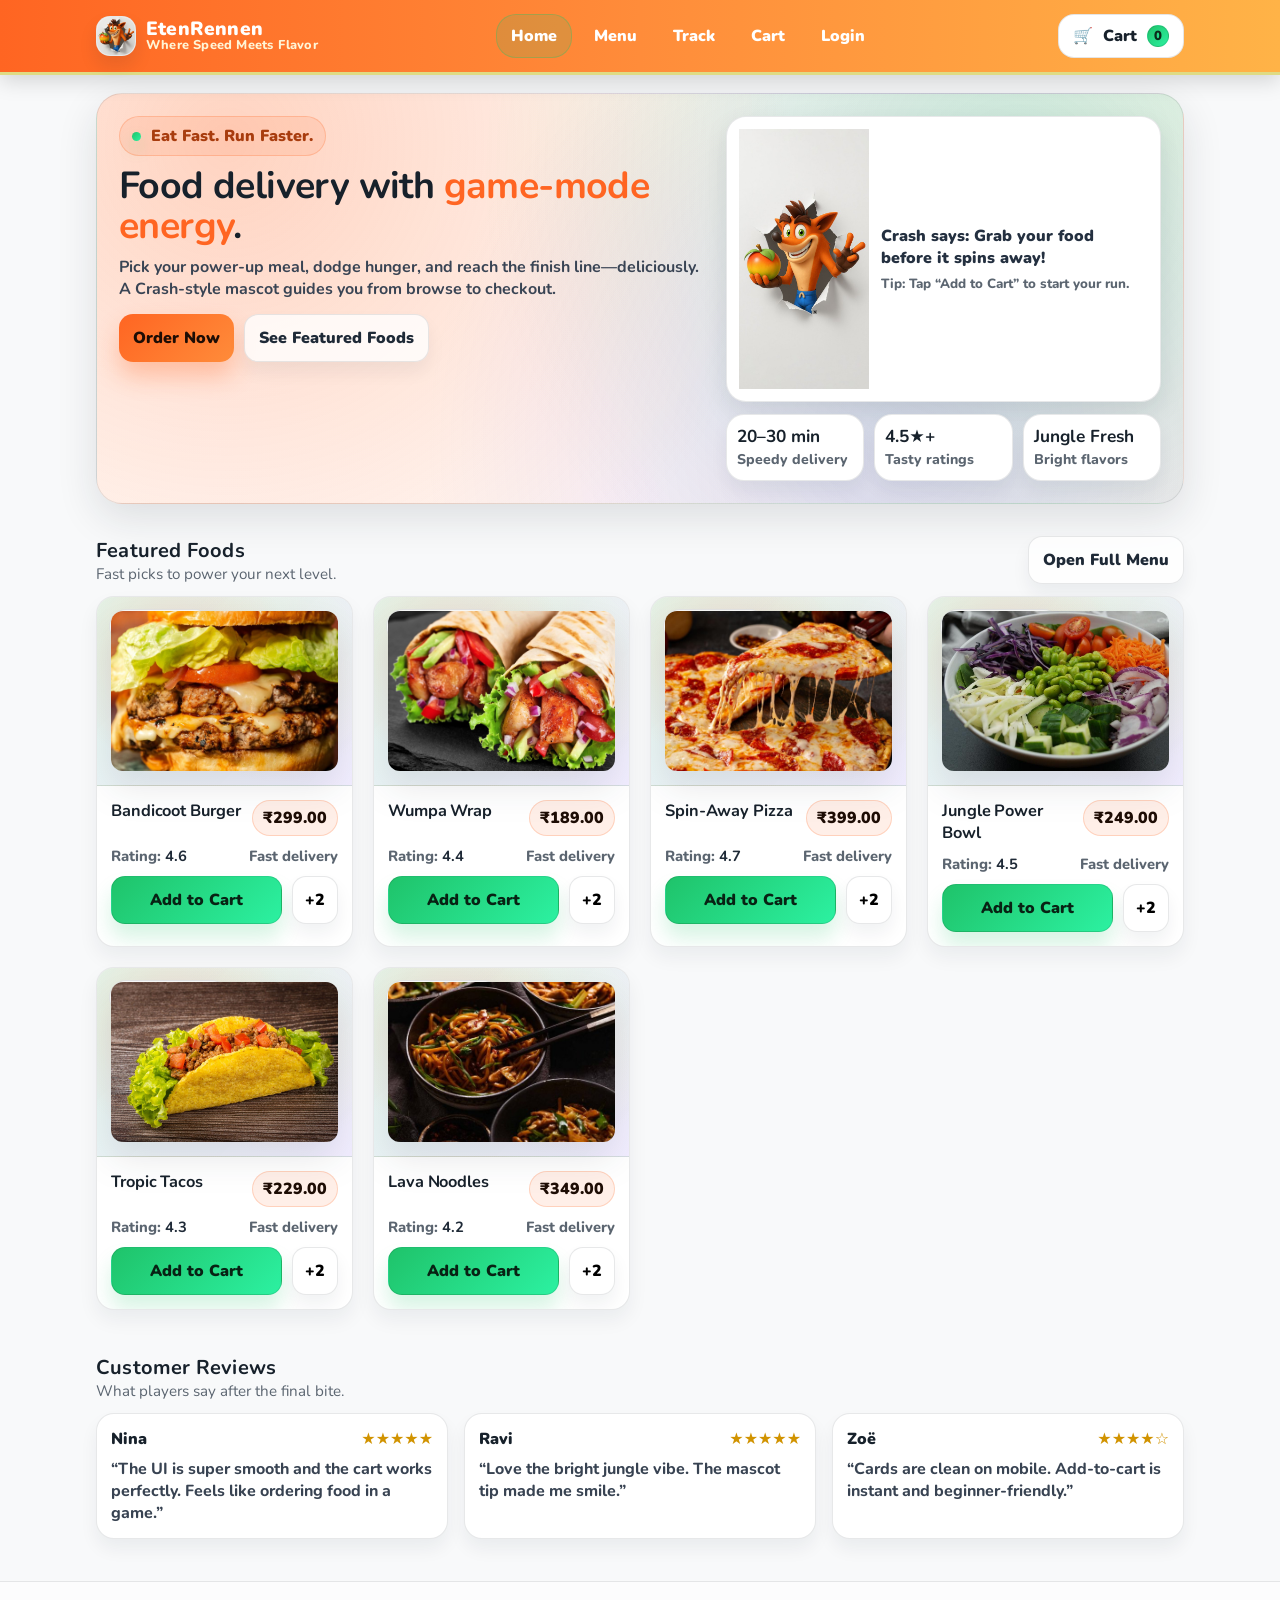
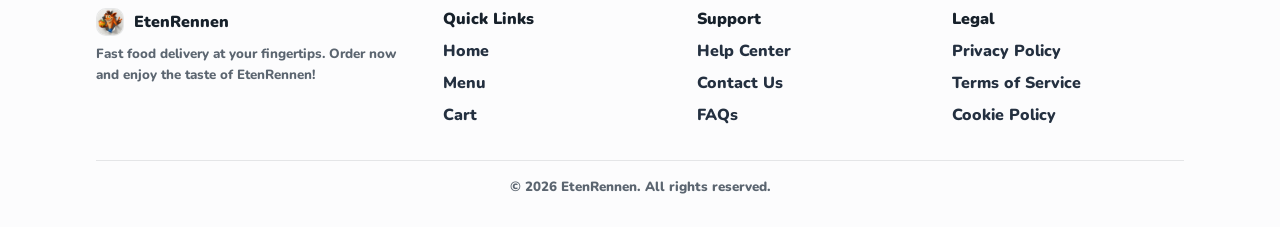
<file: client/food-ordering-frontend/index.html>
<!doctype html>
<html lang="en">
  <head>
    <meta charset="utf-8" />
    <meta name="viewport" content="width=device-width, initial-scale=1" />
    <title>EtenRennen — Run Fast. Eat Faster.</title>
    <meta name="description" content="EtenRennen is a playful, gaming-inspired food ordering experience." />

    <!-- Clean typography (lightweight external font) -->
    <link rel="preconnect" href="https://fonts.googleapis.com" />
    <link rel="preconnect" href="https://fonts.gstatic.com" crossorigin />
    <link href="https://fonts.googleapis.com/css2?family=Nunito:wght@700;800;900;1000&display=swap" rel="stylesheet" />

    <link rel="stylesheet" href="css/style.css" />
  </head>

  <body data-page="home">
  
    <!-- Sticky navbar -->
    <header class="navbar">
      <div class="container">
        <div class="nav-inner">
          <a class="brand" href="index.html" aria-label="EtenRennen Home">
            <img class="brand-logo" src="images/logo.png" alt="EtenRennen logo" />
            <span>
              <span class="brand-name">EtenRennen</span>
              <span class="brand-tag">Where Speed Meets Flavor</span>
            </span>
          </a>

          <nav class="nav-links" aria-label="Primary">
            <a href="index.html" data-nav="home">Home</a>
            <a href="menu.html" data-nav="menu">Menu</a>
            <a href="track-order.html" data-nav="track">Track</a>
            <a href="cart.html" data-nav="cart">Cart</a>
            <a href="login.html" data-nav="login">Login</a>
          </nav>

          <div class="nav-actions">
            <a class="cart-chip" href="cart.html" aria-label="Open cart">
              <span aria-hidden="true">🛒</span>
              <b>Cart</b>
              <span class="cart-count" id="cartCount">0</span>
            </a>

            <button class="hamburger" id="hamburgerBtn" aria-label="Open menu" type="button">
              <span aria-hidden="true"></span>
            </button>
          </div>
        </div>

        <!-- Mobile dropdown nav -->
        <nav class="mobile-nav" id="mobileNav" aria-label="Mobile">
          <a href="index.html" data-nav="home">Home</a>
          <a href="menu.html" data-nav="menu">Menu</a>
          <a href="track-order.html" data-nav="track">Track</a>
          <a href="cart.html" data-nav="cart">Cart</a>
          <a href="login.html" data-nav="login">Login</a>
        </nav>
      </div>
    </header>

    <!-- Hero -->
    <main>
      <section class="hero">
        <div class="container">
          <div class="hero-card">
            <div class="hero-inner">
              <div class="hero-copy">
                <div class="tagline"><span class="dot" aria-hidden="true"></span> Eat Fast. Run Faster.</div>
                <h1>Food delivery with <span class="accent">game-mode energy</span>.</h1>
                <p>
                  Pick your power-up meal, dodge hunger, and reach the finish line—deliciously.
                  A Crash-style mascot guides you from browse to checkout.
                </p>

                <div class="hero-actions">
                  <a class="btn btn-primary" href="menu.html">Order Now</a>
                  <a class="btn btn-ghost" href="#featured">See Featured Foods</a>
                </div>
              </div>

              <div class="hero-art" aria-label="Mascot welcome card">
                <div class="mascot-card">
                  <div class="mascot-inner">
                    <img class="mascot-img" src="images/logo.png" alt="Mascot illustration" />
                    <p class="speech">
                      Crash says: Grab your food before it spins away!
                      <small>Tip: Tap “Add to Cart” to start your run.</small>
                    </p>
                  </div>
                </div>

                <div class="hero-stats" aria-label="Quick stats">
                  <div class="stat">
                    <b>20–30 min</b>
                    <span>Speedy delivery</span>
                  </div>
                  <div class="stat">
                    <b>4.5★+</b>
                    <span>Tasty ratings</span>
                  </div>
                  <div class="stat">
                    <b>Jungle Fresh</b>
                    <span>Bright flavors</span>
                  </div>
                </div>
              </div>
            </div>
          </div>
        </div>
      </section>

      <!-- Featured foods -->
      <section class="section" id="featured">
        <div class="container">
          <div class="section-title">
            <div>
              <h2>Featured Foods</h2>
              <p>Fast picks to power your next level.</p>
            </div>
            <a class="btn btn-ghost" href="menu.html">Open Full Menu</a>
          </div>

          <!-- Filled by JS (card-based layout) -->
          <div class="grid cards" id="featuredGrid" aria-label="Featured foods grid"></div>
        </div>
      </section>

      <!-- Reviews -->
      <section class="section">
        <div class="container">
          <div class="section-title">
            <div>
              <h2>Customer Reviews</h2>
              <p>What players say after the final bite.</p>
            </div>
          </div>

          <div class="grid reviews" aria-label="Customer reviews">
            <article class="review">
              <div class="review-top">
                <b>Nina</b>
                <span>★★★★★</span>
              </div>
              <p>“The UI is super smooth and the cart works perfectly. Feels like ordering food in a game.”</p>
            </article>
            <article class="review">
              <div class="review-top">
                <b>Ravi</b>
                <span>★★★★★</span>
              </div>
              <p>“Love the bright jungle vibe. The mascot tip made me smile.”</p>
            </article>
            <article class="review">
              <div class="review-top">
                <b>Zoë</b>
                <span>★★★★☆</span>
              </div>
              <p>“Cards are clean on mobile. Add-to-cart is instant and beginner-friendly.”</p>
            </article>
          </div>
        </div>
      </section>
    </main>

    <!-- Footer -->
    <footer>
      <div class="container">
        <div class="footer-grid">
          <div class="footer-col">
            <div class="footer-brand">
              <img class="footer-logo" src="images/logo.png" alt="EtenRennen logo" />
              <b>EtenRennen</b>
            </div>
            <small>
              Fast food delivery at your fingertips. Order now and enjoy the taste of EtenRennen!
            </small>
          </div>

          <div class="footer-col">
            <b>Quick Links</b>
            <ul class="footer-links" aria-label="Quick links">
              <li><a href="index.html">Home</a></li>
              <li><a href="menu.html">Menu</a></li>
              <li><a href="cart.html">Cart</a></li>
            </ul>
          </div>

          <div class="footer-col">
            <b>Support</b>
            <ul class="footer-links" aria-label="Support links">
              <li><a href="#">Help Center</a></li>
              <li><a href="#">Contact Us</a></li>
              <li><a href="#">FAQs</a></li>
            </ul>
          </div>

          <div class="footer-col">
            <b>Legal</b>
            <ul class="footer-links" aria-label="Legal links">
              <li><a href="#">Privacy Policy</a></li>
              <li><a href="#">Terms of Service</a></li>
              <li><a href="#">Cookie Policy</a></li>
            </ul>
          </div>
        </div>

        <div class="footer-bottom">
          <small>© 2026 EtenRennen. All rights reserved.</small>
        </div>
      </div>
    </footer>

    <!-- Toast (small notifications) -->
    <div id="toast" hidden style="
      position: fixed;
      left: 50%;
      bottom: 18px;
      transform: translateX(-50%);
      padding: 12px 14px;
      border-radius: 14px;
      border: 1px solid rgba(23,33,43,0.12);
      background: rgba(255,255,255,0.92);
      box-shadow: 0 18px 34px rgba(23,33,43,0.12);
      font-weight: 900;
      transition: opacity 200ms ease;
      z-index: 80;
    "></div>

    <script src="js/script.js"></script>
  </body>
</html>
</file>
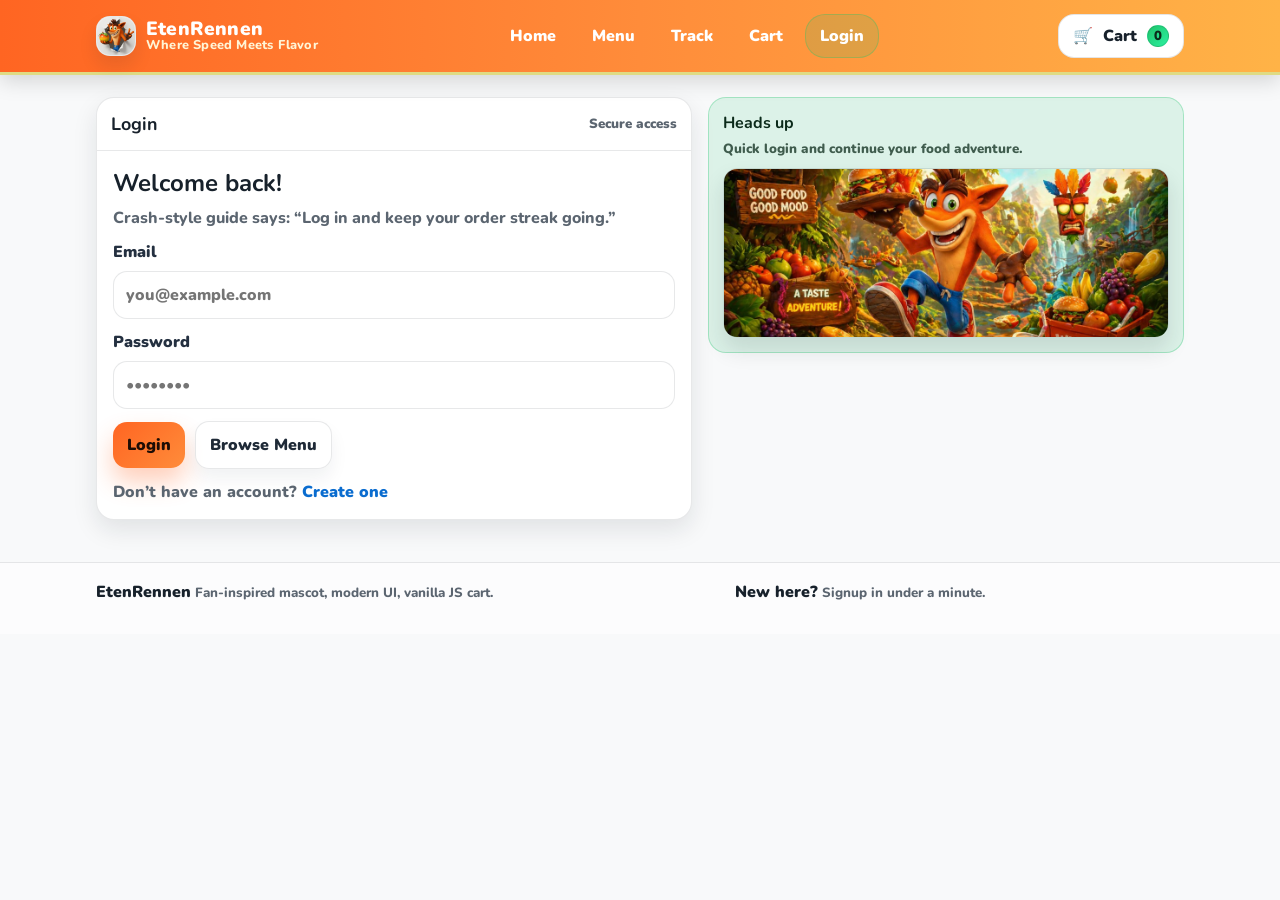
<file: client/food-ordering-frontend/admin.html>
<!doctype html>
<html lang="en">
  <head>
    <meta charset="utf-8" />
    <meta name="viewport" content="width=device-width, initial-scale=1" />
    <title>EtenRennen — Admin dashboard</title>
    <meta name="description" content="Restaurant admin: overview, menu catalog, orders and fulfillment." />

    <link rel="preconnect" href="https://fonts.googleapis.com" />
    <link rel="preconnect" href="https://fonts.gstatic.com" crossorigin />
    <link href="https://fonts.googleapis.com/css2?family=Nunito:wght@700;800;900;1000&display=swap" rel="stylesheet" />

    <link rel="stylesheet" href="css/style.css" />
  </head>

  <body data-page="admin">
    <header class="navbar">
      <div class="container">
        <div class="nav-inner">
          <a class="brand" href="index.html" aria-label="EtenRennen Home">
            <img class="brand-logo" src="images/logo.png" alt="EtenRennen logo" />
            <span>
              <span class="brand-name">EtenRennen</span>
              <span class="brand-tag">Admin</span>
            </span>
          </a>

          <nav class="nav-links" aria-label="Primary">
            <a href="index.html" data-nav="home">Home</a>
            <a href="menu.html" data-nav="menu">Menu</a>
            <a href="track-order.html" data-nav="track">Track</a>
            <a href="cart.html" data-nav="cart">Cart</a>
            <a href="admin.html" data-nav="admin">Admin</a>
            <a href="login.html" data-nav="login">Login</a>
          </nav>

          <div class="nav-actions">
            <a class="cart-chip" href="cart.html" aria-label="Open cart">
              <span aria-hidden="true">🛒</span>
              <b>Cart</b>
              <span class="cart-count" id="cartCount">0</span>
            </a>
            <button type="button" class="btn btn-ghost btn-sm" id="adminLogoutBtn" style="display:none">Logout</button>
            <button class="hamburger" id="hamburgerBtn" aria-label="Open menu" type="button">
              <span aria-hidden="true"></span>
            </button>
          </div>
        </div>

        <nav class="mobile-nav" id="mobileNav" aria-label="Mobile">
          <a href="index.html" data-nav="home">Home</a>
          <a href="menu.html" data-nav="menu">Menu</a>
          <a href="track-order.html" data-nav="track">Track</a>
          <a href="cart.html" data-nav="cart">Cart</a>
          <a href="admin.html" data-nav="admin">Admin</a>
          <a href="login.html" data-nav="login">Login</a>
        </nav>
      </div>
    </header>

    <main id="adminDashboard" class="section admin-page">
      <div class="container">
        <div class="section-title admin-dash-head">
          <div>
            <h2>Admin dashboard</h2>
            <p id="adminGreeting">Checking session…</p>
          </div>
          <div class="admin-dash-actions">
            <button type="button" class="btn btn-ghost" id="adminRefreshBtn">Refresh data</button>
          </div>
        </div>

        <div class="admin-tabs" role="tablist" aria-label="Dashboard sections">
          <button type="button" class="admin-tab active" id="adminTabOverview" role="tab" aria-selected="true">Overview</button>
          <button type="button" class="admin-tab" id="adminTabFoods" role="tab" aria-selected="false">Menu management</button>
          <button type="button" class="admin-tab" id="adminTabOrders" role="tab" aria-selected="false">Orders &amp; fulfillment</button>
        </div>

        <!-- Overview: stats + what this dashboard does -->
        <div id="adminOverviewPanel" class="admin-panels" role="tabpanel">
          <div class="admin-stats-grid" id="adminStatsGrid" aria-live="polite">
            <article class="admin-stat-card">
              <span class="admin-stat-label">Menu items</span>
              <strong class="admin-stat-value" id="statMenuCount">—</strong>
              <span class="admin-stat-hint">Live catalog</span>
            </article>
            <article class="admin-stat-card">
              <span class="admin-stat-label">Total orders</span>
              <strong class="admin-stat-value" id="statOrderCount">—</strong>
              <span class="admin-stat-hint">All time</span>
            </article>
            <article class="admin-stat-card admin-stat-accent">
              <span class="admin-stat-label">Revenue (paid)</span>
              <strong class="admin-stat-value" id="statRevenue">—</strong>
              <span class="admin-stat-hint">COD + Razorpay when PAID</span>
            </article>
            <article class="admin-stat-card admin-stat-warn">
              <span class="admin-stat-label">Pending payment</span>
              <strong class="admin-stat-value" id="statPendingPay">—</strong>
              <span class="admin-stat-hint">Razorpay not completed</span>
            </article>
          </div>

          <div class="admin-two-col">
            <div class="panel">
              <div class="panel-h">
                <h2>What you can do here</h2>
              </div>
              <div class="panel-b">
                <ul class="admin-feature-list">
                  <li><b>Menu management</b> — Add new dishes, edit prices and details, or remove items. Slugs must match storefront cart IDs (e.g. <code>crash-burger</code>).</li>
                  <li><b>Order oversight</b> — See every customer order: items, totals, payment method and payment status.</li>
                  <li><b>Fulfillment workflow</b> — Move orders through Received → Preparing → Out for delivery → Delivered, or mark Cancelled.</li>
                  <li><b>Access control</b> — Only accounts with the <b>admin</b> role (from <code>npm run seed:admin</code>) can use this dashboard; the API checks your JWT.</li>
                </ul>
              </div>
            </div>
            <div class="panel">
              <div class="panel-h">
                <h2>Fulfillment pipeline</h2>
              </div>
              <div class="panel-b">
                <dl class="admin-pipeline-dl" id="adminPipelineDl"></dl>
                <p class="admin-muted-note">Counts update when you click <b>Refresh data</b> or after saving an order.</p>
              </div>
            </div>
          </div>
        </div>

        <!-- Menu -->
        <div id="adminFoodsPanel" class="admin-panels" hidden role="tabpanel">
          <div class="panel">
            <div class="panel-h">
              <h2>Catalog</h2>
              <small style="color:#5b6570; font-weight:850">Slug = cart / checkout ID. Keep names and prices aligned with the public menu.</small>
            </div>
            <div class="panel-b" style="overflow-x:auto">
              <table class="admin-table">
                <thead>
                  <tr>
                    <th>Name</th>
                    <th>Slug</th>
                    <th>Price</th>
                    <th>Actions</th>
                  </tr>
                </thead>
                <tbody id="adminFoodsBody"></tbody>
              </table>
            </div>
          </div>

          <div class="panel">
            <div class="panel-h">
              <h2 id="adminFormTitle">Add or edit menu item</h2>
            </div>
            <div class="panel-b">
              <form id="adminFoodForm" class="admin-form-grid">
                <input type="hidden" id="adminFoodId" value="" />
                <div class="field">
                  <label for="adminFoodSlug">Slug</label>
                  <input id="adminFoodSlug" type="text" required placeholder="e.g. jungle-bowl" autocomplete="off" />
                </div>
                <div class="field">
                  <label for="adminFoodName">Name</label>
                  <input id="adminFoodName" type="text" required placeholder="Display name" />
                </div>
                <div class="field">
                  <label for="adminFoodPrice">Price (INR)</label>
                  <input id="adminFoodPrice" type="number" min="0" step="1" required />
                </div>
                <div class="field">
                  <label for="adminFoodImage">Image path (optional)</label>
                  <input id="adminFoodImage" type="text" placeholder="images/food-burger.jpg" />
                </div>
                <div class="field" style="grid-column: 1 / -1">
                  <label for="adminFoodDesc">Description (optional)</label>
                  <textarea id="adminFoodDesc" rows="2" placeholder="Short description"></textarea>
                </div>
                <div class="form-actions" style="grid-column: 1 / -1">
                  <button type="submit" class="btn btn-primary" id="adminFoodSubmitBtn">Add item</button>
                  <button type="button" class="btn btn-ghost" id="adminFoodCancelBtn">Clear form</button>
                </div>
              </form>
            </div>
          </div>
        </div>

        <!-- Orders -->
        <div id="adminOrdersPanel" class="admin-panels" hidden role="tabpanel">
          <div class="panel">
            <div class="panel-h">
              <h2>All orders</h2>
              <small style="color:#5b6570; font-weight:850">Filter below, then set fulfillment and click <b>Save</b> per row.</small>
            </div>
            <div class="panel-b">
              <div class="admin-order-filters" aria-label="Order filters">
                <div class="field" style="margin:0; min-width:200px">
                  <label for="adminOrderFilterFulfillment">Fulfillment</label>
                  <select id="adminOrderFilterFulfillment" class="admin-select">
                    <option value="">All statuses</option>
                    <option value="RECEIVED">Received</option>
                    <option value="PREPARING">Preparing</option>
                    <option value="OUT_FOR_DELIVERY">Out for delivery</option>
                    <option value="DELIVERED">Delivered</option>
                    <option value="CANCELLED">Cancelled</option>
                  </select>
                </div>
                <div class="field" style="margin:0; flex:1; min-width:200px">
                  <label for="adminOrderSearch">Search customer</label>
                  <input id="adminOrderSearch" type="search" placeholder="Name or email…" autocomplete="off" />
                </div>
                <div class="field" style="margin:0; min-width:180px">
                  <label for="adminOrderFilterPayment">Payment</label>
                  <select id="adminOrderFilterPayment" class="admin-select">
                    <option value="">All</option>
                    <option value="PENDING">Pending only</option>
                    <option value="PAID">Paid only</option>
                  </select>
                </div>
              </div>
              <div style="height:12px"></div>
              <div style="overflow-x:auto">
                <table class="admin-table">
                  <thead>
                    <tr>
                      <th>Order</th>
                      <th>When</th>
                      <th>Customer</th>
                      <th>Delivery</th>
                      <th>Items</th>
                      <th>Total</th>
                      <th>Payment</th>
                      <th>Fulfillment</th>
                    </tr>
                  </thead>
                  <tbody id="adminOrdersBody"></tbody>
                </table>
              </div>
            </div>
          </div>
        </div>
      </div>
    </main>

    <footer>
      <div class="container">
        <div class="footer-inner">
          <div>
            <b>EtenRennen Admin</b>
            <small>Create an admin with <code>npm run seed:admin</code> in the backend folder.</small>
          </div>
          <div>
            <b>Storefront</b>
            <small><a href="menu.html">View menu</a></small>
          </div>
        </div>
      </div>
    </footer>

    <div id="toast" hidden style="
      position: fixed;
      left: 50%;
      bottom: 18px;
      transform: translateX(-50%);
      padding: 12px 14px;
      border-radius: 14px;
      border: 1px solid rgba(23,33,43,0.12);
      background: rgba(255,255,255,0.92);
      box-shadow: 0 18px 34px rgba(23,33,43,0.12);
      font-weight: 900;
      transition: opacity 200ms ease;
      z-index: 80;
    "></div>

    <script src="js/script.js"></script>
  </body>
</html>
</file>
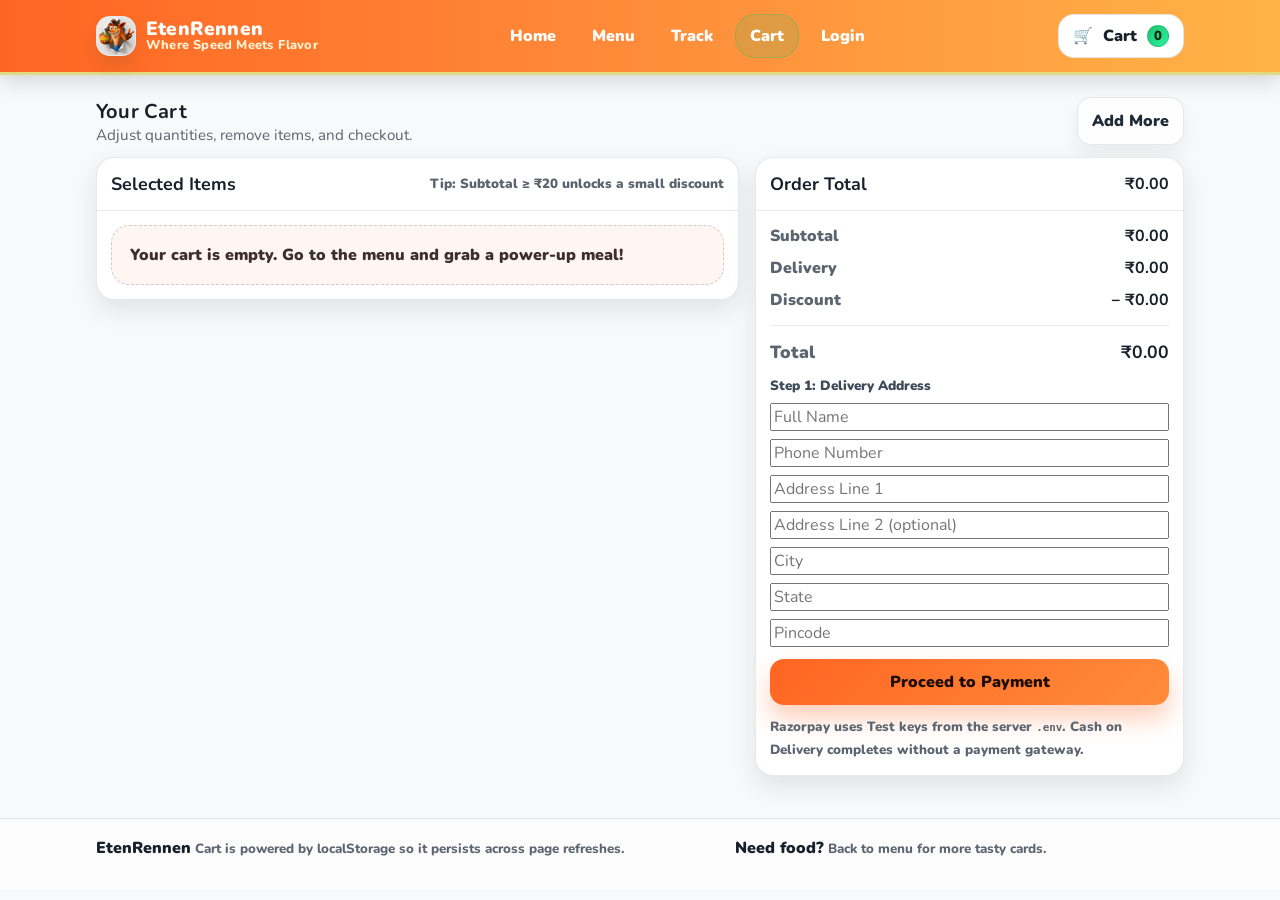
<file: client/food-ordering-frontend/cart.html>
<!doctype html>
<html lang="en">
  <head>
    <meta charset="utf-8" />
    <meta name="viewport" content="width=device-width, initial-scale=1" />
    <title>EtenRennen — Cart</title>
    <meta name="description" content="Your selected items in the EtenRennen cart." />

    <link rel="preconnect" href="https://fonts.googleapis.com" />
    <link rel="preconnect" href="https://fonts.gstatic.com" crossorigin />
    <link href="https://fonts.googleapis.com/css2?family=Nunito:wght@700;800;900;1000&display=swap" rel="stylesheet" />

    <link rel="stylesheet" href="css/style.css" />
  </head>

  <body data-page="cart">
    <header class="navbar">
      <div class="container">
        <div class="nav-inner">
          <a class="brand" href="index.html" aria-label="EtenRennen Home">
            <img class="brand-logo" src="images/logo.png" alt="EtenRennen logo" />
            <span>
              <span class="brand-name">EtenRennen</span>
              <span class="brand-tag">Where Speed Meets Flavor</span>
            </span>
          </a>

          <nav class="nav-links" aria-label="Primary">
            <a href="index.html" data-nav="home">Home</a>
            <a href="menu.html" data-nav="menu">Menu</a>
            <a href="track-order.html" data-nav="track">Track</a>
            <a href="cart.html" data-nav="cart">Cart</a>
            <a href="login.html" data-nav="login">Login</a>
          </nav>

          <div class="nav-actions">
            <a class="cart-chip" href="cart.html" aria-label="Open cart">
              <span aria-hidden="true">🛒</span>
              <b>Cart</b>
              <span class="cart-count" id="cartCount">0</span>
            </a>

            <button class="hamburger" id="hamburgerBtn" aria-label="Open menu" type="button">
              <span aria-hidden="true"></span>
            </button>
          </div>
        </div>

        <nav class="mobile-nav" id="mobileNav" aria-label="Mobile">
          <a href="index.html" data-nav="home">Home</a>
          <a href="menu.html" data-nav="menu">Menu</a>
          <a href="track-order.html" data-nav="track">Track</a>
          <a href="cart.html" data-nav="cart">Cart</a>
          <a href="login.html" data-nav="login">Login</a>
        </nav>
      </div>
    </header>

    <main>
      <section class="section">
        <div class="container">
          <div class="section-title">
            <div>
              <h2>Your Cart</h2>
              <p>Adjust quantities, remove items, and checkout.</p>
            </div>
            <a class="btn btn-ghost" href="menu.html">Add More</a>
          </div>

          <div class="cart-wrap" aria-label="Cart layout">
            <!-- Items -->
            <div class="panel">
              <div class="panel-h">
                <h2>Selected Items</h2>
                <small style="color:#5b6570; font-weight:900">Tip: Subtotal ≥ ₹20 unlocks a small discount</small>
              </div>
              <div class="panel-b">
                <div id="cartEmpty" class="empty" hidden>
                  Your cart is empty. Go to the menu and grab a power-up meal!
                </div>
                <div id="cartList" aria-label="Cart item list"></div>
              </div>
            </div>

            <!-- Totals -->
            <aside class="panel" aria-label="Totals">
              <div class="panel-h">
                <h2>Order Total</h2>
                <b id="totalBig">₹0.00</b>
              </div>
              <div class="panel-b">
                <div id="cartTotals"></div>
                <div style="height:12px"></div>
                <div class="checkout-step-label">Step 1: Delivery Address</div>
                <div style="display:grid; gap:8px; margin-bottom:12px">
                  <input id="addrFullName" type="text" placeholder="Full Name" />
                  <input id="addrPhone" type="text" placeholder="Phone Number" />
                  <input id="addrLine1" type="text" placeholder="Address Line 1" />
                  <input id="addrLine2" type="text" placeholder="Address Line 2 (optional)" />
                  <input id="addrCity" type="text" placeholder="City" />
                  <input id="addrState" type="text" placeholder="State" />
                  <input id="addrPincode" type="text" placeholder="Pincode" />
                </div>
                <button class="btn btn-primary" id="proceedPaymentBtn" type="button" style="width:100%">
                  Proceed to Payment
                </button>
                <div id="paymentStep" hidden style="margin-top:12px">
                  <div class="checkout-step-label">Step 2: Select Payment Mode</div>
                  <div class="payment-options">
                    <label class="payment-option">
                      <input type="radio" name="paymentMethod" value="COD" checked />
                      <span>Cash on Delivery</span>
                    </label>
                    <label class="payment-option">
                      <input type="radio" name="paymentMethod" value="RAZORPAY" />
                      <span>Razorpay</span>
                    </label>
                  </div>
                  <button class="btn btn-primary" id="placeOrderBtn" type="button" style="width:100%; margin-top:10px">
                    Place Order
                  </button>
                </div>
                <div style="height:10px"></div>
                <small style="color:#5b6570; font-weight:850; line-height:1.5">
                  Razorpay uses Test keys from the server <code style="font-weight:800">.env</code>. Cash on Delivery completes without a payment gateway.
                </small>
              </div>
            </aside>
          </div>
        </div>
      </section>
    </main>

    <footer>
      <div class="container">
        <div class="footer-inner">
          <div>
            <b>EtenRennen</b>
            <small>Cart is powered by localStorage so it persists across page refreshes.</small>
          </div>
          <div>
            <b>Need food?</b>
            <small><a href="menu.html">Back to menu</a> for more tasty cards.</small>
          </div>
        </div>
      </div>
    </footer>

    <div id="toast" hidden style="
      position: fixed;
      left: 50%;
      bottom: 18px;
      transform: translateX(-50%);
      padding: 12px 14px;
      border-radius: 14px;
      border: 1px solid rgba(23,33,43,0.12);
      background: rgba(255,255,255,0.92);
      box-shadow: 0 18px 34px rgba(23,33,43,0.12);
      font-weight: 900;
      transition: opacity 200ms ease;
      z-index: 80;
    "></div>

    <script src="https://checkout.razorpay.com/v1/checkout.js"></script>
    <script src="js/script.js"></script>
  </body>
</html>
</file>
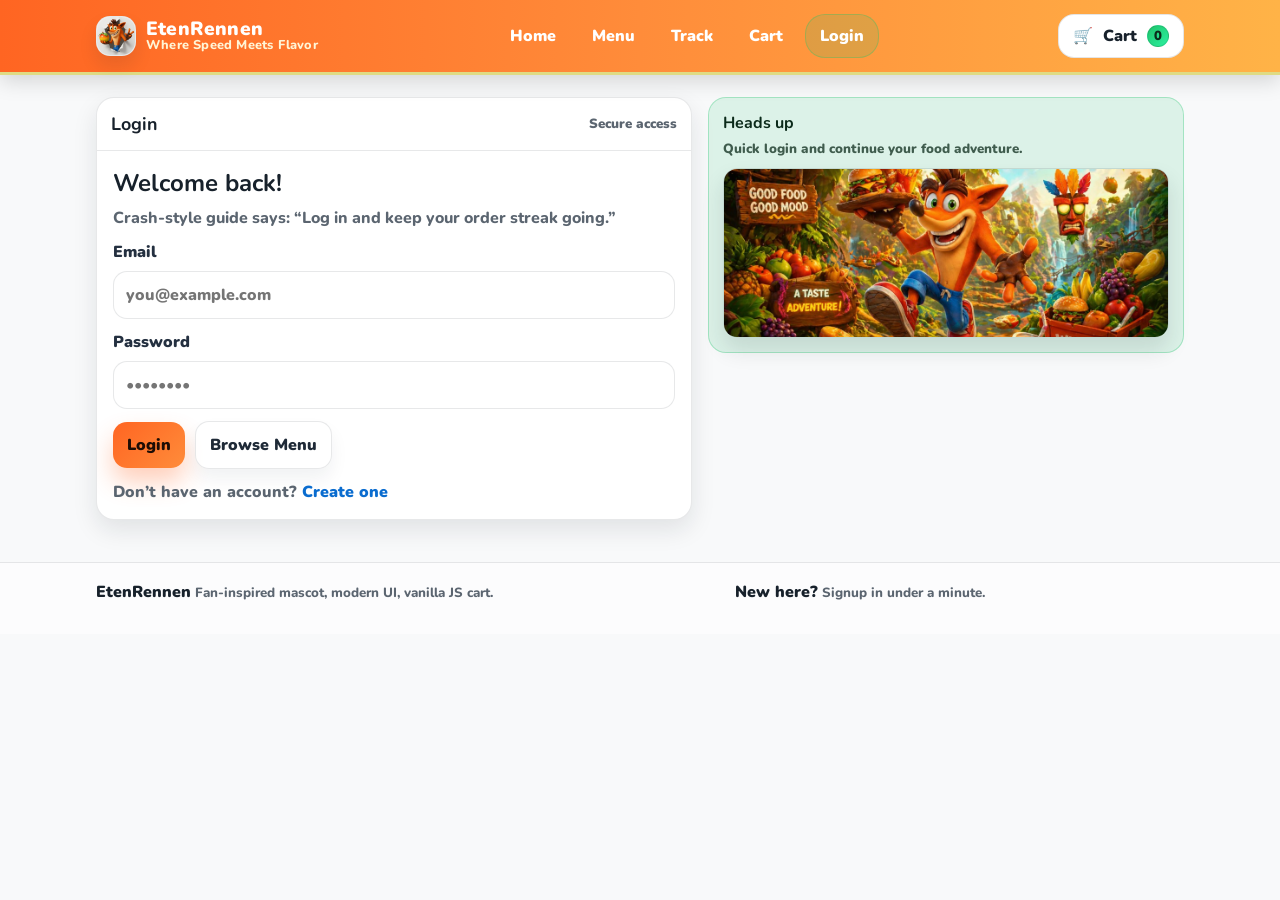
<file: client/food-ordering-frontend/login.html>
<!doctype html>
<html lang="en">
  <head>
    <meta charset="utf-8" />
    <meta name="viewport" content="width=device-width, initial-scale=1" />
    <title>EtenRennen — Login</title>
    <meta name="description" content="Log in to EtenRennen to place orders and manage your cart." />

    <link rel="preconnect" href="https://fonts.googleapis.com" />
    <link rel="preconnect" href="https://fonts.gstatic.com" crossorigin />
    <link href="https://fonts.googleapis.com/css2?family=Nunito:wght@700;800;900;1000&display=swap" rel="stylesheet" />

    <link rel="stylesheet" href="css/style.css" />
  </head>

  <body data-page="login">
    <header class="navbar">
      <div class="container">
        <div class="nav-inner">
          <a class="brand" href="index.html" aria-label="EtenRennen Home">
            <img class="brand-logo" src="images/logo.png" alt="EtenRennen logo" />
            <span>
              <span class="brand-name">EtenRennen</span>
              <span class="brand-tag">Where Speed Meets Flavor</span>
            </span>
          </a>

          <nav class="nav-links" aria-label="Primary">
            <a href="index.html" data-nav="home">Home</a>
            <a href="menu.html" data-nav="menu">Menu</a>
            <a href="track-order.html" data-nav="track">Track</a>
            <a href="cart.html" data-nav="cart">Cart</a>
            <a href="login.html" data-nav="login">Login</a>
          </nav>

          <div class="nav-actions">
            <a class="cart-chip" href="cart.html" aria-label="Open cart">
              <span aria-hidden="true">🛒</span>
              <b>Cart</b>
              <span class="cart-count" id="cartCount">0</span>
            </a>

            <button class="hamburger" id="hamburgerBtn" aria-label="Open menu" type="button">
              <span aria-hidden="true"></span>
            </button>
          </div>
        </div>

        <nav class="mobile-nav" id="mobileNav" aria-label="Mobile">
          <a href="index.html" data-nav="home">Home</a>
          <a href="menu.html" data-nav="menu">Menu</a>
          <a href="track-order.html" data-nav="track">Track</a>
          <a href="cart.html" data-nav="cart">Cart</a>
          <a href="login.html" data-nav="login">Login</a>
        </nav>
      </div>
    </header>

    <main>
      <section class="section">
        <div class="container">
          <div class="auth-wrap">
            <div class="panel">
              <div class="panel-h">
                <h2>Login</h2>
                <small style="color:#5b6570; font-weight:900">Secure access</small>
              </div>
              <div class="panel-b form">
                <!-- Major section: Login form -->
                <h1>Welcome back!</h1>
                <p>Crash-style guide says: “Log in and keep your order streak going.”</p>

                <div id="loginSessionBanner" class="auth-session-banner" role="status" hidden></div>

                <form id="loginForm">
                  <div class="field">
                    <label for="loginEmail">Email</label>
                    <input id="loginEmail" type="email" placeholder="you@example.com" required />
                  </div>
                  <div class="field">
                    <label for="loginPassword">Password</label>
                    <input id="loginPassword" type="password" placeholder="••••••••" required />
                  </div>

                  <div class="form-actions">
                    <button class="btn btn-primary" type="submit">Login</button>
                    <a class="btn btn-ghost" href="menu.html">Browse Menu</a>
                  </div>
                </form>

                <div class="hint">
                  Don’t have an account? <a href="signup.html">Create one</a>
                </div>
              </div>
            </div>

            <aside class="notice">
              <b>Heads up</b>
              <small>Quick login and continue your food adventure.</small>
              <img class="notice-art" src="images/auth-side.png" alt="Crash themed food adventure art" />
            </aside>
          </div>
        </div>
      </section>
    </main>

    <footer>
      <div class="container">
        <div class="footer-inner">
          <div>
            <b>EtenRennen</b>
            <small>Fan-inspired mascot, modern UI, vanilla JS cart.</small>
          </div>
          <div>
            <b>New here?</b>
            <small><a href="signup.html">Signup</a> in under a minute.</small>
          </div>
        </div>
      </div>
    </footer>

    <div id="toast" hidden style="
      position: fixed;
      left: 50%;
      bottom: 18px;
      transform: translateX(-50%);
      padding: 12px 14px;
      border-radius: 14px;
      border: 1px solid rgba(23,33,43,0.12);
      background: rgba(255,255,255,0.92);
      box-shadow: 0 18px 34px rgba(23,33,43,0.12);
      font-weight: 900;
      transition: opacity 200ms ease;
      z-index: 80;
    "></div>

    <script src="js/script.js"></script>
  </body>
</html>
</file>
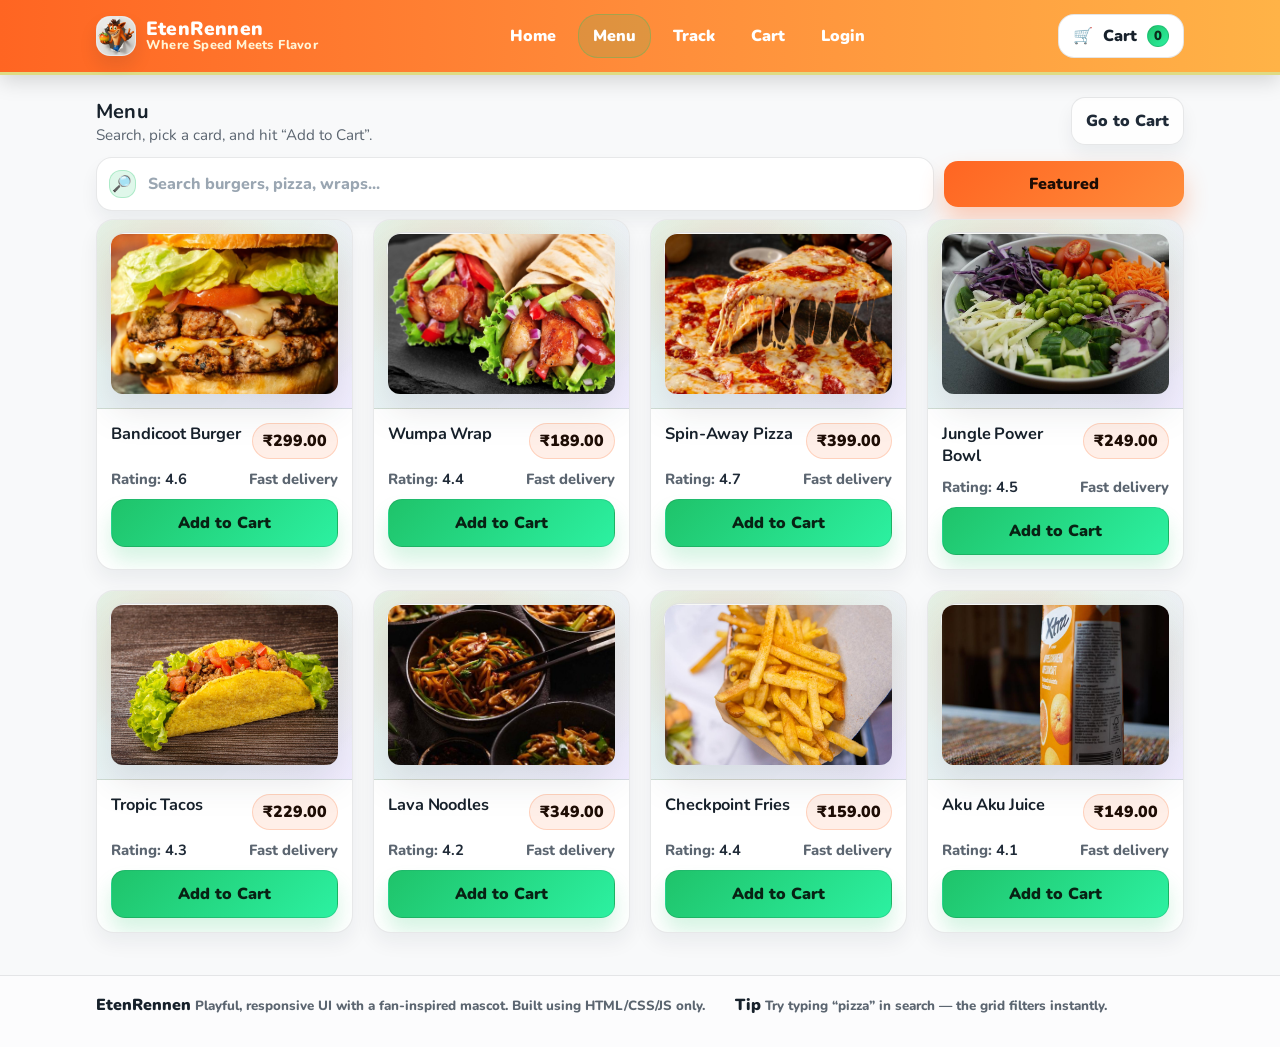
<file: client/food-ordering-frontend/menu.html>
<!doctype html>
<html lang="en">
  <head>
    <meta charset="utf-8" />
    <meta name="viewport" content="width=device-width, initial-scale=1" />
    <title>EtenRennen — Menu</title>
    <meta name="description" content="Browse the EtenRennen menu and add items to your cart." />

    <link rel="preconnect" href="https://fonts.googleapis.com" />
    <link rel="preconnect" href="https://fonts.gstatic.com" crossorigin />
    <link href="https://fonts.googleapis.com/css2?family=Nunito:wght@700;800;900;1000&display=swap" rel="stylesheet" />

    <link rel="stylesheet" href="css/style.css" />
  </head>

  <body data-page="menu">
    <header class="navbar">
      <div class="container">
        <div class="nav-inner">
          <a class="brand" href="index.html" aria-label="EtenRennen Home">
            <img class="brand-logo" src="images/logo.png" alt="EtenRennen logo" />
            <span>
              <span class="brand-name">EtenRennen</span>
              <span class="brand-tag">Where Speed Meets Flavor</span>
            </span>
          </a>

          <nav class="nav-links" aria-label="Primary">
            <a href="index.html" data-nav="home">Home</a>
            <a href="menu.html" data-nav="menu">Menu</a>
            <a href="track-order.html" data-nav="track">Track</a>
            <a href="cart.html" data-nav="cart">Cart</a>
            <a href="login.html" data-nav="login">Login</a>
          </nav>

          <div class="nav-actions">
            <a class="cart-chip" href="cart.html" aria-label="Open cart">
              <span aria-hidden="true">🛒</span>
              <b>Cart</b>
              <span class="cart-count" id="cartCount">0</span>
            </a>

            <button class="hamburger" id="hamburgerBtn" aria-label="Open menu" type="button">
              <span aria-hidden="true"></span>
            </button>
          </div>
        </div>

        <nav class="mobile-nav" id="mobileNav" aria-label="Mobile">
          <a href="index.html" data-nav="home">Home</a>
          <a href="menu.html" data-nav="menu">Menu</a>
          <a href="track-order.html" data-nav="track">Track</a>
          <a href="cart.html" data-nav="cart">Cart</a>
          <a href="login.html" data-nav="login">Login</a>
        </nav>
      </div>
    </header>

    <main>
      <section class="section">
        <div class="container">
          <div class="section-title">
            <div>
              <h2>Menu</h2>
              <p>Search, pick a card, and hit “Add to Cart”.</p>
            </div>
            <a class="btn btn-ghost" href="cart.html">Go to Cart</a>
          </div>

          <!-- Search bar -->
          <div class="search-row" aria-label="Search row">
            <div class="search" role="search">
              <div class="icon" aria-hidden="true">🔎</div>
              <input id="foodSearch" type="search" placeholder="Search burgers, pizza, wraps..." autocomplete="off" />
            </div>
            <a class="btn btn-primary" href="index.html#featured">Featured</a>
          </div>

          <!-- Menu grid (rendered by JS) -->
          <div class="grid cards" id="menuGrid" aria-label="Menu grid"></div>
        </div>
      </section>
    </main>

    <footer>
      <div class="container">
        <div class="footer-inner">
          <div>
            <b>EtenRennen</b>
            <small>Playful, responsive UI with a fan-inspired mascot. Built using HTML/CSS/JS only.</small>
          </div>
          <div>
            <b>Tip</b>
            <small>Try typing “pizza” in search — the grid filters instantly.</small>
          </div>
        </div>
      </div>
    </footer>

    <div id="toast" hidden style="
      position: fixed;
      left: 50%;
      bottom: 18px;
      transform: translateX(-50%);
      padding: 12px 14px;
      border-radius: 14px;
      border: 1px solid rgba(23,33,43,0.12);
      background: rgba(255,255,255,0.92);
      box-shadow: 0 18px 34px rgba(23,33,43,0.12);
      font-weight: 900;
      transition: opacity 200ms ease;
      z-index: 80;
    "></div>

    <script src="js/script.js"></script>
  </body>
</html>
</file>
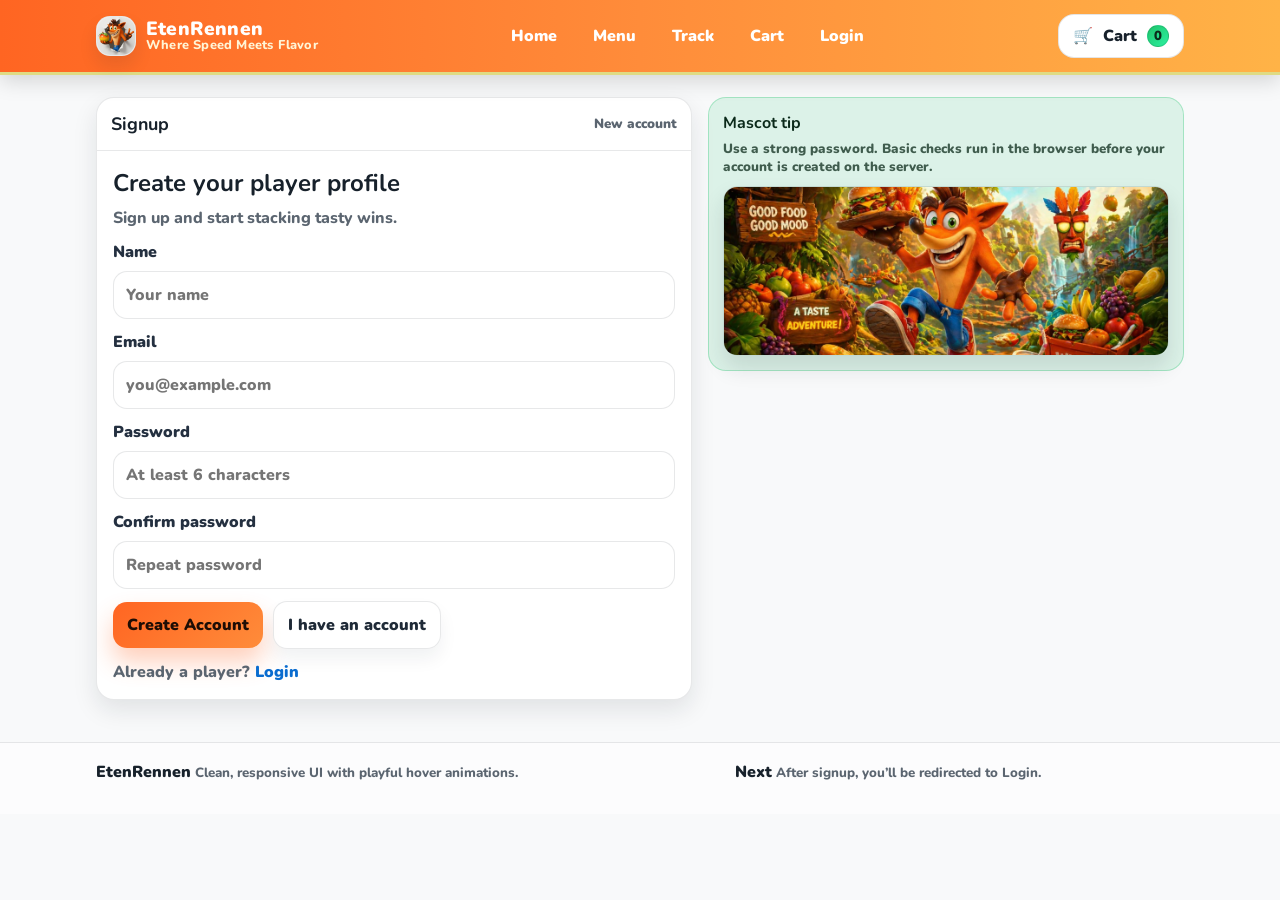
<file: client/food-ordering-frontend/signup.html>
<!doctype html>
<html lang="en">
  <head>
    <meta charset="utf-8" />
    <meta name="viewport" content="width=device-width, initial-scale=1" />
    <title>EtenRennen — Signup</title>
    <meta name="description" content="Create an EtenRennen account to order and track your meals." />

    <link rel="preconnect" href="https://fonts.googleapis.com" />
    <link rel="preconnect" href="https://fonts.gstatic.com" crossorigin />
    <link href="https://fonts.googleapis.com/css2?family=Nunito:wght@700;800;900;1000&display=swap" rel="stylesheet" />

    <link rel="stylesheet" href="css/style.css" />
  </head>

  <body data-page="signup">
    <header class="navbar">
      <div class="container">
        <div class="nav-inner">
          <a class="brand" href="index.html" aria-label="EtenRennen Home">
            <img class="brand-logo" src="images/logo.png" alt="EtenRennen logo" />
            <span>
              <span class="brand-name">EtenRennen</span>
              <span class="brand-tag">Where Speed Meets Flavor</span>
            </span>
          </a>

          <nav class="nav-links" aria-label="Primary">
            <a href="index.html" data-nav="home">Home</a>
            <a href="menu.html" data-nav="menu">Menu</a>
            <a href="track-order.html" data-nav="track">Track</a>
            <a href="cart.html" data-nav="cart">Cart</a>
            <a href="login.html" data-nav="login">Login</a>
          </nav>

          <div class="nav-actions">
            <a class="cart-chip" href="cart.html" aria-label="Open cart">
              <span aria-hidden="true">🛒</span>
              <b>Cart</b>
              <span class="cart-count" id="cartCount">0</span>
            </a>

            <button class="hamburger" id="hamburgerBtn" aria-label="Open menu" type="button">
              <span aria-hidden="true"></span>
            </button>
          </div>
        </div>

        <nav class="mobile-nav" id="mobileNav" aria-label="Mobile">
          <a href="index.html" data-nav="home">Home</a>
          <a href="menu.html" data-nav="menu">Menu</a>
          <a href="track-order.html" data-nav="track">Track</a>
          <a href="cart.html" data-nav="cart">Cart</a>
          <a href="login.html" data-nav="login">Login</a>
        </nav>
      </div>
    </header>

    <main>
      <section class="section">
        <div class="container">
          <div class="auth-wrap">
            <div class="panel">
              <div class="panel-h">
                <h2>Signup</h2>
                <small style="color:#5b6570; font-weight:900">New account</small>
              </div>
              <div class="panel-b form">
                <!-- Major section: Signup form -->
                <h1>Create your player profile</h1>
                <p>Sign up and start stacking tasty wins.</p>

                <form id="signupForm">
                  <div class="field">
                    <label for="signupName">Name</label>
                    <input id="signupName" type="text" placeholder="Your name" required />
                  </div>
                  <div class="field">
                    <label for="signupEmail">Email</label>
                    <input id="signupEmail" type="email" placeholder="you@example.com" required />
                  </div>
                  <div class="field">
                    <label for="signupPassword">Password</label>
                    <input id="signupPassword" type="password" placeholder="At least 6 characters" required />
                  </div>
                  <div class="field">
                    <label for="signupConfirm">Confirm password</label>
                    <input id="signupConfirm" type="password" placeholder="Repeat password" required />
                  </div>

                  <div class="form-actions">
                    <button class="btn btn-primary" type="submit">Create Account</button>
                    <a class="btn btn-ghost" href="login.html">I have an account</a>
                  </div>
                </form>

                <div class="hint">
                  Already a player? <a href="login.html">Login</a>
                </div>
              </div>
            </div>

            <aside class="notice">
              <b>Mascot tip</b>
              <small>
                Use a strong password. Basic checks run in the browser before your account is created on the server.
              </small>
              <img class="notice-art" src="images/auth-side.png" alt="Crash themed food adventure art" />
            </aside>
          </div>
        </div>
      </section>
    </main>

    <footer>
      <div class="container">
        <div class="footer-inner">
          <div>
            <b>EtenRennen</b>
            <small>Clean, responsive UI with playful hover animations.</small>
          </div>
          <div>
            <b>Next</b>
            <small>After signup, you’ll be redirected to <a href="login.html">Login</a>.</small>
          </div>
        </div>
      </div>
    </footer>

    <div id="toast" hidden style="
      position: fixed;
      left: 50%;
      bottom: 18px;
      transform: translateX(-50%);
      padding: 12px 14px;
      border-radius: 14px;
      border: 1px solid rgba(23,33,43,0.12);
      background: rgba(255,255,255,0.92);
      box-shadow: 0 18px 34px rgba(23,33,43,0.12);
      font-weight: 900;
      transition: opacity 200ms ease;
      z-index: 80;
    "></div>

    <script src="js/script.js"></script>
  </body>
</html>
</file>
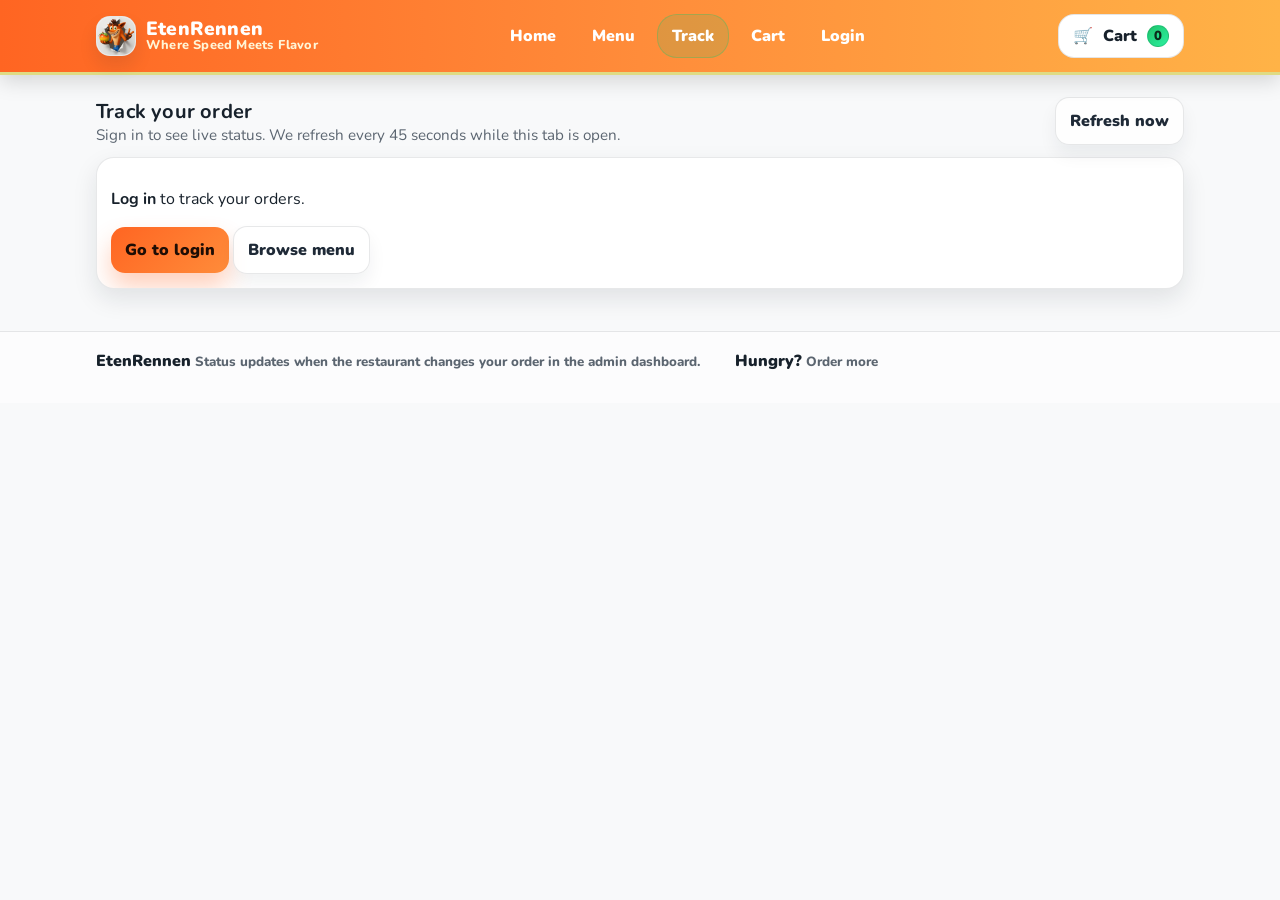
<file: client/food-ordering-frontend/track-order.html>
<!doctype html>
<html lang="en">
  <head>
    <meta charset="utf-8" />
    <meta name="viewport" content="width=device-width, initial-scale=1" />
    <title>EtenRennen — Track order</title>
    <meta name="description" content="Track your EtenRennen order status from kitchen to delivery." />

    <link rel="preconnect" href="https://fonts.googleapis.com" />
    <link rel="preconnect" href="https://fonts.gstatic.com" crossorigin />
    <link href="https://fonts.googleapis.com/css2?family=Nunito:wght@700;800;900;1000&display=swap" rel="stylesheet" />

    <link rel="stylesheet" href="css/style.css" />
  </head>

  <body data-page="track">
    <header class="navbar">
      <div class="container">
        <div class="nav-inner">
          <a class="brand" href="index.html" aria-label="EtenRennen Home">
            <img class="brand-logo" src="images/logo.png" alt="EtenRennen logo" />
            <span>
              <span class="brand-name">EtenRennen</span>
              <span class="brand-tag">Where Speed Meets Flavor</span>
            </span>
          </a>

          <nav class="nav-links" aria-label="Primary">
            <a href="index.html" data-nav="home">Home</a>
            <a href="menu.html" data-nav="menu">Menu</a>
            <a href="track-order.html" data-nav="track">Track</a>
            <a href="cart.html" data-nav="cart">Cart</a>
            <a href="login.html" data-nav="login">Login</a>
          </nav>

          <div class="nav-actions">
            <a class="cart-chip" href="cart.html" aria-label="Open cart">
              <span aria-hidden="true">🛒</span>
              <b>Cart</b>
              <span class="cart-count" id="cartCount">0</span>
            </a>

            <button class="hamburger" id="hamburgerBtn" aria-label="Open menu" type="button">
              <span aria-hidden="true"></span>
            </button>
          </div>
        </div>

        <nav class="mobile-nav" id="mobileNav" aria-label="Mobile">
          <a href="index.html" data-nav="home">Home</a>
          <a href="menu.html" data-nav="menu">Menu</a>
          <a href="track-order.html" data-nav="track">Track</a>
          <a href="cart.html" data-nav="cart">Cart</a>
          <a href="login.html" data-nav="login">Login</a>
        </nav>
      </div>
    </header>

    <main class="section" id="trackPageRoot">
      <div class="container">
        <div class="section-title">
          <div>
            <h2>Track your order</h2>
            <p id="trackSubtitle">Sign in to see live status. We refresh every 45 seconds while this tab is open.</p>
          </div>
          <button type="button" class="btn btn-ghost" id="trackRefreshBtn">Refresh now</button>
        </div>

        <div id="trackNeedLogin" class="panel" hidden>
          <div class="panel-b">
            <p><b>Log in</b> to track your orders.</p>
            <div class="form-actions">
              <a class="btn btn-primary" href="login.html?next=track-order.html">Go to login</a>
              <a class="btn btn-ghost" href="menu.html">Browse menu</a>
            </div>
          </div>
        </div>

        <div id="trackContent" hidden>
          <div class="track-layout">
            <aside class="panel track-sidebar" aria-label="Your orders">
              <div class="panel-h">
                <h2>Your orders</h2>
                <small style="color:#5b6570; font-weight:850">Newest first</small>
              </div>
              <div class="panel-b track-order-list" id="trackOrderList"></div>
            </aside>

            <div class="panel track-detail" id="trackDetailPanel">
              <div class="panel-h">
                <h2 id="trackDetailTitle">Select an order</h2>
                <small id="trackDetailMeta" style="color:#5b6570; font-weight:850"></small>
              </div>
              <div class="panel-b" id="trackDetailBody">
                <p class="track-placeholder">Choose an order from the list to see status and items.</p>
              </div>
            </div>
          </div>
        </div>
      </div>
    </main>

    <footer>
      <div class="container">
        <div class="footer-inner">
          <div>
            <b>EtenRennen</b>
            <small>Status updates when the restaurant changes your order in the admin dashboard.</small>
          </div>
          <div>
            <b>Hungry?</b>
            <small><a href="menu.html">Order more</a></small>
          </div>
        </div>
      </div>
    </footer>

    <div id="toast" hidden style="
      position: fixed;
      left: 50%;
      bottom: 18px;
      transform: translateX(-50%);
      padding: 12px 14px;
      border-radius: 14px;
      border: 1px solid rgba(23,33,43,0.12);
      background: rgba(255,255,255,0.92);
      box-shadow: 0 18px 34px rgba(23,33,43,0.12);
      font-weight: 900;
      transition: opacity 200ms ease;
      z-index: 80;
    "></div>

    <script src="js/script.js"></script>
  </body>
</html>
</file>
<file: client/food-ordering-frontend/css/style.css>
/*
  EtenRennen — Food Ordering Frontend
  Tech: HTML5 + CSS3 + Vanilla JS (no frameworks)
  Theme: playful, gaming-inspired, bright jungle accents
*/

:root{
  --primary: #ff6522;
  --secondary: #dfdb84;
  --bg: #f8f9fa;
  --text: #17212b;
  --muted: #5b6570;

  /* Jungle accents inspired by Crash-like game worlds */
  --jungle-1: #1fc36a;
  --jungle-2: #17a2b8;
  --jungle-3: #7c4dff;
  --danger: #ff3d3d;

  --card: #ffffff;
  --border: rgba(23, 33, 43, 0.10);
  --shadow: 0 14px 40px rgba(23, 33, 43, 0.12);
  --shadow-soft: 0 10px 25px rgba(23, 33, 43, 0.10);

  --radius: 18px;
  --radius-sm: 12px;

  --container: 1120px;
}

*{ box-sizing: border-box; }
html{ scroll-behavior: smooth; }
body{
  margin: 0;
  font-family: "Nunito", system-ui, -apple-system, Segoe UI, Roboto, Arial, sans-serif;
  color: var(--text);
  background: var(--bg);
}

img{ max-width: 100%; display: block; }
a{ color: inherit; text-decoration: none; }
button, input{ font: inherit; }

/* ---------- Layout helpers ---------- */
.container{
  width: 100%;
  max-width: var(--container);
  margin: 0 auto;
  padding: 0 16px;
}

.grid{
  display: grid;
  gap: 16px;
}

.section{
  padding: 22px 0;
}

.section-title{
  display: flex;
  align-items: flex-end;
  justify-content: space-between;
  gap: 12px;
  margin-bottom: 12px;
}
.section-title h2{
  margin: 0;
  font-size: 1.25rem;
  letter-spacing: 0.2px;
}
.section-title p{
  margin: 0;
  color: var(--muted);
  font-size: 0.95rem;
}

/* ---------- Top notification (optional) ---------- */
.top-strip{
  background: linear-gradient(90deg, rgba(255,101,34,0.16), rgba(31,195,106,0.14));
  border-bottom: 1px solid var(--border);
}
.top-strip .container{
  padding: 10px 16px;
  display: flex;
  align-items: center;
  justify-content: space-between;
  gap: 10px;
}
.top-strip small{
  color: var(--muted);
}
.pill{
  display: inline-flex;
  align-items: center;
  gap: 8px;
  padding: 6px 10px;
  border-radius: 999px;
  background: rgba(255, 101, 34, 0.10);
  border: 1px solid rgba(255, 101, 34, 0.24);
  color: #a83c0e;
  font-weight: 800;
}

/* ---------- Navbar ---------- */

/* Crash Bandicoot style navbar */

.navbar{
position:sticky;
top:0;
z-index:100;

background:linear-gradient(
90deg,
#ff6522,
#ff8c3a,
#ffb347
);

border-bottom:3px solid #dfdb84;

box-shadow:0 6px 20px rgba(0,0,0,0.15);

animation:navGlow 6s infinite alternate;
}

.nav-inner{
display:flex;
align-items:center;
justify-content:space-between;
gap:12px;
padding:14px 0;
}
.brand{
  display: flex;
  align-items: center;
  gap: 10px;
  font-weight: 900;
  letter-spacing: 0.2px;
}
.brand-logo{
  width: 40px;
  height: 40px;
  border-radius: 14px;
  object-fit: cover;
  border: 1px solid rgba(23,33,43,0.10);
  box-shadow: 0 10px 18px rgba(23,33,43,0.10);
  background: white;
}
.brand-badge{
  width: 40px;
  height: 40px;
  border-radius: 14px;
  background:
    radial-gradient(circle at 30% 30%, #ffd0b7 0%, rgba(255,208,183,0) 55%),
    linear-gradient(135deg, var(--primary), #ff8c3a);
  box-shadow: 0 10px 18px rgba(255, 101, 34, 0.32);
  border: 1px solid rgba(23,33,43,0.10);
  position: relative;
  overflow: hidden;
}
.brand-badge:after{
  content:"";
  position:absolute;
  inset:-30% -20%;
  background: radial-gradient(circle, rgba(223,219,132,0.65) 0%, rgba(223,219,132,0) 55%);
  transform: rotate(18deg);
}
.brand span{
  display: inline-flex;
  flex-direction: column;
  line-height: 1.05;
}
.brand-name{
font-size:1.2rem;
font-weight:1000;
color:white;
}

.brand-tag{
color:#fff5d6;
font-weight:800;
font-size:0.8rem;
}

.nav-links{
  display: flex;
  align-items: center;
  gap: 8px;
}
.nav-links a{
padding:10px 14px;
border-radius:20px;
font-weight:900;
color:white;
transition:all 0.2s ease;
}

.nav-links a:hover{
background:#1fc36a;
color:white;
transform:translateY(-2px);
}
.nav-links a.active{
  background: rgba(31, 195, 106, 0.14);
  border: 1px solid rgba(31, 195, 106, 0.30);
}

.nav-actions{
  display: flex;
  align-items: center;
  gap: 10px;
}

.profile-wrap{
  position: relative;
}

.profile-btn{
  width: 40px;
  height: 40px;
  border-radius: 50%;
  border: 2px solid rgba(223,219,132,0.8);
  background: linear-gradient(135deg, #ffffff, #fff1df);
  color: #7b2c00;
  font-weight: 1000;
  cursor: pointer;
  box-shadow: 0 8px 16px rgba(23,33,43,0.16);
}

.profile-btn:hover{
  transform: translateY(-1px);
}

.profile-card{
  position: absolute;
  top: 48px;
  right: 0;
  width: 290px;
  padding: 14px;
  border-radius: 14px;
  border: 1px solid rgba(23,33,43,0.15);
  background: #fffdf8;
  box-shadow: 0 14px 30px rgba(23,33,43,0.18);
  z-index: 120;
}

.profile-name{
  font-weight: 1000;
  font-size: 1rem;
}

.profile-email{
  color: var(--muted);
  font-size: 0.9rem;
  margin-top: 2px;
}

.profile-subtitle{
  margin-top: 8px;
  font-size: 0.82rem;
  color: #6a7480;
  font-weight: 900;
}

.profile-address{
  font-size: 0.9rem;
  margin-top: 4px;
  line-height: 1.45;
}

.profile-logout{
  width: 100%;
  margin-top: 10px;
}

.cart-chip{
display:inline-flex;
align-items:center;
gap:10px;
padding:10px 14px;
border-radius:16px;

background:white;
color:#17212b;

border:1px solid rgba(0,0,0,0.1);

font-weight:900;

transition:all 0.25s ease;
}

.cart-chip:hover{

background:#1fc36a; /* jungle green */
color:white;

transform:translateY(-2px);

box-shadow:0 8px 20px rgba(0,0,0,0.15);

}
.cart-chip b{ font-weight: 900; }
.cart-count{
  min-width: 22px;
  height: 22px;
  display: inline-flex;
  align-items: center;
  justify-content: center;
  border-radius: 999px;
  background: linear-gradient(135deg, var(--jungle-1), #2cf1a1);
  color: #0b2a1a;
  font-weight: 900;
  font-size: 0.82rem;
  padding: 0 6px;
  border: 1px solid rgba(11,42,26,0.12);
}

.hamburger{
width:44px;
height:44px;
border-radius:12px;

background:#ffb347;
border:none;

display:flex;
align-items:center;
justify-content:center;

cursor:pointer;
}

.hamburger span{
background:white;
}
.hamburger span{
  width: 18px;
  height: 2px;
  background: #1f2a37;
  position: relative;
}
.hamburger span:before,
.hamburger span:after{
  content:"";
  position:absolute;
  left: 0;
  width: 18px;
  height: 2px;
  background: #1f2a37;
}
.hamburger span:before{ top: -6px; }
.hamburger span:after{ top: 6px; }

/* Mobile nav dropdown */
.mobile-nav{
  display: none;
  padding: 0 0 12px 0;
}
.mobile-nav.open{
  display: block;
}
.mobile-nav a{
  display: block;
  padding: 12px 10px;
  border-radius: 12px;
  font-weight: 900;
}
.mobile-nav a:hover{
  background: rgba(255, 101, 34, 0.10);
}

/* ---------- Hero ---------- */
.hero{
  padding: 18px 0 10px;
}
.hero-card{
  border-radius: 26px;
  overflow: hidden;
  background:
    radial-gradient(circle at 12% 12%, rgba(255,101,34,0.28), rgba(255,101,34,0) 55%),
    radial-gradient(circle at 85% 20%, rgba(31,195,106,0.22), rgba(31,195,106,0) 55%),
    radial-gradient(circle at 75% 85%, rgba(124,77,255,0.18), rgba(124,77,255,0) 55%),
    linear-gradient(135deg, #ffffff, #fff6f0);
  border: 1px solid var(--border);
  box-shadow: var(--shadow);
}
.hero-inner{
  display: grid;
  grid-template-columns: 1fr;
  gap: 18px;
  padding: 18px;
}
.hero-copy h1{
  margin: 0 0 10px 0;
  font-size: 2.0rem;
  line-height: 1.06;
  letter-spacing: -0.6px;
}
.hero-copy h1 .accent{
  color: var(--primary);
}
.hero-copy p{
  margin: 0 0 14px 0;
  color: #394454;
  font-weight: 700;
}
.tagline{
  display: inline-flex;
  align-items: center;
  gap: 10px;
  padding: 8px 12px;
  border-radius: 999px;
  border: 1px solid rgba(255, 101, 34, 0.24);
  background: rgba(255, 101, 34, 0.10);
  color: #a83c0e;
  font-weight: 900;
  margin-bottom: 10px;
}
.tagline .dot{
  width: 9px;
  height: 9px;
  border-radius: 999px;
  background: linear-gradient(135deg, var(--jungle-1), #2cf1a1);
  box-shadow: 0 8px 16px rgba(31,195,106,0.25);
}

.hero-actions{
  display: flex;
  flex-wrap: wrap;
  gap: 10px;
  margin-top: 8px;
}

.btn{
  display: inline-flex;
  align-items: center;
  justify-content: center;
  gap: 10px;
  border: 0;
  cursor: pointer;
  border-radius: 14px;
  padding: 12px 14px;
  font-weight: 900;
  transition: transform 160ms ease, filter 160ms ease, box-shadow 160ms ease;
  user-select: none;
}
.btn:active{ transform: translateY(1px) scale(0.98); }
.btn-primary{
  background: linear-gradient(135deg, var(--primary), #ff8c3a);
  color: #1e0d05;
  box-shadow: 0 14px 24px rgba(255,101,34,0.30);
}
.btn-primary:hover{
  filter: brightness(1.02);
  transform: translateY(-1px);
}
.btn-ghost{
  background: rgba(255,255,255,0.78);
  border: 1px solid var(--border);
  color: #1f2a37;
  box-shadow: 0 10px 18px rgba(23,33,43,0.06);
}
.btn-ghost:hover{
  transform: translateY(-1px);
  box-shadow: 0 16px 30px rgba(23,33,43,0.10);
}

.hero-art{
  display: grid;
  gap: 12px;
  align-content: start;
}
.mascot-card{
  border-radius: 20px;
  background: white;
  border: 1px solid var(--border);
  box-shadow: var(--shadow-soft);
  overflow: hidden;
}
.mascot-inner{
  display: grid;
  grid-template-columns: 130px 1fr;
  gap: 12px;
  padding: 12px;
  align-items: center;
}
.speech{
  margin: 0;
  font-weight: 900;
  color: #243040;
}
.speech small{
  display: block;
  margin-top: 6px;
  color: var(--muted);
  font-weight: 800;
}
.mascot-img{
  width: 130px;
  height: auto;
}

.hero-stats{
  display: grid;
  grid-template-columns: repeat(3, 1fr);
  gap: 10px;
}
.stat{
  border-radius: 18px;
  background: white;
  border: 1px solid var(--border);
  box-shadow: 0 10px 18px rgba(23,33,43,0.06);
  padding: 10px;
}
.stat b{
  display: block;
  font-size: 1.08rem;
}
.stat span{
  color: var(--muted);
  font-weight: 800;
  font-size: 0.88rem;
}

/* ---------- Search ---------- */
.search-row{
  display: grid;
  grid-template-columns: 1fr;
  gap: 10px;
  margin: 10px 0 8px;
}
.search{
  display: flex;
  align-items: center;
  gap: 10px;
  padding: 12px 12px;
  border-radius: 16px;
  background: white;
  border: 1px solid var(--border);
  box-shadow: 0 10px 18px rgba(23,33,43,0.06);
}
.search .icon{
  width: 28px;
  height: 28px;
  border-radius: 12px;
  display: inline-flex;
  align-items: center;
  justify-content: center;
  background: rgba(31,195,106,0.14);
  border: 1px solid rgba(31,195,106,0.26);
}
.search input{
  width: 100%;
  border: 0;
  outline: none;
  font-weight: 800;
  color: #243040;
}
.search input::placeholder{
  color: #9aa6b2;
  font-weight: 800;
}

/* ---------- Food cards ---------- */
.cards{
  grid-template-columns: 1fr;
}
.food-card{
  background: var(--card);
  border: 1px solid var(--border);
  border-radius: var(--radius);
  overflow: hidden;
  box-shadow: 0 10px 20px rgba(23,33,43,0.06);
  transition: transform 180ms ease, box-shadow 180ms ease;
}
.food-card:hover{
  transform: translateY(-4px);
  box-shadow: 0 18px 38px rgba(23,33,43,0.12);
}
.food-media{
  position: relative;
  padding: 14px;
  background:
    radial-gradient(circle at 30% 30%, rgba(255,101,34,0.18), rgba(255,101,34,0) 52%),
    radial-gradient(circle at 70% 40%, rgba(223,219,132,0.24), rgba(223,219,132,0) 52%),
    linear-gradient(135deg, rgba(31,195,106,0.12), rgba(124,77,255,0.10));
  border-bottom: 1px solid var(--border);
}
.food-media img{
  width: 100%;
  height: 180px;
  object-fit: cover;
  border-radius: 14px;
  filter: drop-shadow(0 16px 18px rgba(23,33,43,0.10));
}
.badge{
  position: absolute;
  top: 12px;
  left: 12px;
  display: inline-flex;
  align-items: center;
  gap: 6px;
  padding: 7px 10px;
  border-radius: 999px;
  background: rgba(255,255,255,0.82);
  border: 1px solid var(--border);
  font-weight: 900;
  font-size: 0.85rem;
}
.badge .star{ color: #d19300; }

.food-body{
  padding: 14px;
  display: grid;
  gap: 10px;
}
.food-title{
  display:flex;
  justify-content: space-between;
  align-items: start;
  gap: 10px;
}
.food-title h3{
  margin: 0;
  font-size: 1.02rem;
  letter-spacing: -0.1px;
}
.price{
  margin: 0;
  font-weight: 900;
  color: #1e0d05;
  background: rgba(255,101,34,0.10);
  border: 1px solid rgba(255,101,34,0.22);
  padding: 6px 10px;
  border-radius: 999px;
  white-space: nowrap;
}
.food-meta{
  display: flex;
  align-items: center;
  justify-content: space-between;
  gap: 10px;
  color: var(--muted);
  font-weight: 800;
  font-size: 0.92rem;
}

.card-actions{
  display: flex;
  align-items: center;
  gap: 10px;
}
.btn-add{
  flex: 1;
  border-radius: 14px;
  background: linear-gradient(135deg, var(--jungle-1), #2cf1a1);
  color: #082214;
  border: 1px solid rgba(8,34,20,0.12);
  box-shadow: 0 14px 20px rgba(31,195,106,0.18);
}
.btn-add:hover{ transform: translateY(-1px); }
.btn-mini{
  padding: 12px 12px;
  border-radius: 14px;
  border: 1px solid var(--border);
  background: white;
  font-weight: 900;
  cursor: pointer;
  transition: transform 160ms ease, box-shadow 160ms ease;
  box-shadow: 0 10px 18px rgba(23,33,43,0.06);
}
.btn-mini:hover{
  transform: translateY(-1px);
  box-shadow: 0 16px 26px rgba(23,33,43,0.10);
}

/* ---------- Reviews ---------- */
.reviews{
  grid-template-columns: 1fr;
}
.review{
  background: white;
  border: 1px solid var(--border);
  border-radius: var(--radius);
  padding: 14px;
  box-shadow: 0 10px 18px rgba(23,33,43,0.06);
}
.review-top{
  display:flex;
  justify-content: space-between;
  align-items: center;
  gap: 10px;
  margin-bottom: 8px;
}
.review-top b{
  font-weight: 900;
}
.review-top span{
  color: #d19300;
  font-weight: 900;
}
.review p{
  margin: 0;
  color: #384352;
  font-weight: 750;
}

/* ---------- Cart page ---------- */
.cart-wrap{
  display: grid;
  gap: 16px;
  grid-template-columns: 1fr;
}
.panel{
  background: white;
  border: 1px solid var(--border);
  border-radius: var(--radius);
  box-shadow: var(--shadow-soft);
  overflow: hidden;
}
.panel-h{
  padding: 14px;
  border-bottom: 1px solid var(--border);
  display:flex;
  justify-content: space-between;
  align-items: center;
  gap: 12px;
}
.panel-h h2{
  margin: 0;
  font-size: 1.12rem;
}
.panel-b{
  padding: 14px;
}

.cart-item{
  display: grid;
  grid-template-columns: 72px 1fr;
  gap: 12px;
  padding: 12px 0;
  border-bottom: 1px dashed rgba(23,33,43,0.16);
}
.cart-item:last-child{
  border-bottom: 0;
}
.cart-thumb{
  width: 72px;
  height: 72px;
  border-radius: 16px;
  border: 1px solid var(--border);
  background:
    radial-gradient(circle at 30% 30%, rgba(255,101,34,0.18), rgba(255,101,34,0) 52%),
    radial-gradient(circle at 70% 40%, rgba(223,219,132,0.24), rgba(223,219,132,0) 52%),
    linear-gradient(135deg, rgba(31,195,106,0.12), rgba(124,77,255,0.10));
  display:flex;
  align-items:center;
  justify-content:center;
  padding: 8px;
}
.cart-thumb img{
  width: 100%;
  height: 100%;
  object-fit: contain;
  filter: drop-shadow(0 14px 16px rgba(23,33,43,0.10));
}
.cart-info{
  display: grid;
  gap: 8px;
}
.cart-info h3{
  margin: 0;
  font-size: 1.0rem;
}
.cart-info .line{
  display:flex;
  align-items:center;
  justify-content: space-between;
  gap: 12px;
  color: var(--muted);
  font-weight: 850;
}

.qty{
  display: inline-flex;
  align-items: center;
  gap: 8px;
  border: 1px solid var(--border);
  background: rgba(248,249,250,0.6);
  border-radius: 999px;
  padding: 6px 10px;
}
.qty button{
  width: 34px;
  height: 34px;
  border-radius: 999px;
  border: 1px solid rgba(23,33,43,0.12);
  background: white;
  cursor: pointer;
  font-weight: 1000;
  transition: transform 160ms ease;
}
.qty button:hover{ transform: translateY(-1px); }
.qty span{
  min-width: 22px;
  text-align: center;
  font-weight: 950;
  color: #243040;
}

.danger-link{
  color: var(--danger);
  font-weight: 950;
}
.danger-link:hover{
  text-decoration: underline;
}

.totals{
  display: grid;
  gap: 10px;
}
.totals .row{
  display:flex;
  justify-content: space-between;
  gap: 12px;
  font-weight: 900;
}
.totals .row span{
  color: var(--muted);
  font-weight: 900;
}
.divider{
  height: 1px;
  background: rgba(23,33,43,0.10);
  margin: 4px 0;
}

.empty{
  padding: 18px;
  border: 1px dashed rgba(23,33,43,0.20);
  border-radius: var(--radius);
  background: rgba(255, 101, 34, 0.06);
  color: #3d2f2a;
  font-weight: 900;
}

.checkout-step-label{
  font-size: 0.84rem;
  font-weight: 950;
  color: #3d4a59;
  margin-bottom: 8px;
}

.payment-options{
  display: grid;
  gap: 8px;
  margin-top: 6px;
}

.payment-option{
  display: flex;
  align-items: center;
  gap: 10px;
  padding: 10px 12px;
  border-radius: 12px;
  border: 1px solid var(--border);
  background: rgba(255,255,255,0.9);
  font-weight: 850;
  color: #243040;
}

/* ---------- Forms (login/signup) ---------- */
.auth-wrap{
  display: grid;
  gap: 16px;
  grid-template-columns: 1fr;
  align-items: start;
}
.form{
  padding: 16px;
}
.form h1{
  margin: 0 0 8px 0;
  font-size: 1.5rem;
}
.form p{
  margin: 0 0 12px 0;
  color: var(--muted);
  font-weight: 800;
}
.field{
  display: grid;
  gap: 8px;
  margin-bottom: 12px;
}
.field label{
  font-weight: 950;
  color: #243040;
}
.field input{
  padding: 12px 12px;
  border-radius: 14px;
  border: 1px solid var(--border);
  outline: none;
  background: white;
  font-weight: 850;
}
.field input:focus{
  border-color: rgba(255,101,34,0.45);
  box-shadow: 0 0 0 4px rgba(255,101,34,0.12);
}
.form .form-actions{
  display:flex;
  gap: 10px;
  align-items:center;
  flex-wrap: wrap;
  margin-top: 8px;
}
.hint{
  margin-top: 12px;
  color: var(--muted);
  font-weight: 850;
}
.hint a{
  color: #0a6ccf;
  font-weight: 950;
}
.hint a:hover{ text-decoration: underline; }

.logged-in-banner{
  margin-top: 8px;
  border-radius: 14px;
  border: 1px solid rgba(31,195,106,0.25);
  background: rgba(31,195,106,0.08);
  padding: 12px;
}

.logged-in-title{
  font-weight: 950;
  margin-bottom: 10px;
  color: #123021;
}

.notice{
  padding: 14px;
  border-radius: var(--radius);
  border: 1px solid rgba(31,195,106,0.30);
  background: rgba(31,195,106,0.12);
  color: #0b2a1a;
  font-weight: 900;
}
.notice small{
  display:block;
  margin-top: 6px;
  color: rgba(11,42,26,0.75);
  font-weight: 850;
}

.notice-art{
  width: 100%;
  height: 170px;
  margin-top: 10px;
  border-radius: 14px;
  object-fit: cover;
  object-position: center;
  border: 1px solid rgba(23,33,43,0.12);
  box-shadow: 0 12px 22px rgba(23,33,43,0.12);
}

/* ---------- Footer ---------- */
footer{
  margin-top: 20px;
  padding: 18px 0 30px;
  border-top: 1px solid var(--border);
  background: rgba(255, 255, 255, 0.6);
}
.footer-grid{
  display: grid;
  grid-template-columns: 1fr;
  gap: 18px;
  padding: 8px 0 18px;
}
.footer-col b{
  font-weight: 950;
}
.footer-brand{
  display: inline-flex;
  align-items: center;
  gap: 10px;
  margin-bottom: 8px;
}
.footer-logo{
  width: 28px;
  height: 28px;
  border-radius: 10px;
  object-fit: cover;
  border: 1px solid rgba(23,33,43,0.10);
  background: white;
}
.footer-grid small{
  color: var(--muted);
  font-weight: 800;
  line-height: 1.55;
  display: block;
  max-width: 44ch;
}
.footer-links{
  list-style: none;
  padding: 0;
  margin: 10px 0 0 0;
  display: grid;
  gap: 10px;
}
.footer-links a{
  color: #243040;
  font-weight: 850;
}
.footer-links a:hover{
  text-decoration: underline;
}
.footer-bottom{
  margin-top: 16px;
  padding-top: 14px;
  border-top: 1px solid var(--border);
  text-align: center;
}
.footer-bottom small{
  color: var(--muted);
  font-weight: 850;
}
.footer-inner{
  display:grid;
  grid-template-columns: 1fr;
  gap: 10px;
}
.footer-inner b{
  font-weight: 950;
}
.footer-inner small{
  color: var(--muted);
  font-weight: 800;
  line-height: 1.5;
}

/* ---------- Responsive ---------- */
@media (min-width: 720px){
  .hero-inner{
    grid-template-columns: 1.15fr 0.85fr;
    align-items: start;
    padding: 22px;
  }
  .hero-copy h1{ font-size: 2.35rem; }
  .search-row{
    grid-template-columns: 1fr 240px;
    align-items: center;
  }
  .cards{
    grid-template-columns: repeat(2, 1fr);
  }
  .reviews{
    grid-template-columns: repeat(2, 1fr);
  }
  .cart-wrap{
    grid-template-columns: 1.2fr 0.8fr;
    align-items: start;
  }
  .auth-wrap{
    grid-template-columns: 1fr 0.8fr;
  }
  .footer-inner{
    grid-template-columns: 1.4fr 1fr;
    align-items: start;
  }
  .footer-grid{
    grid-template-columns: 1.4fr 1fr 1fr 1fr;
    gap: 22px;
    align-items: start;
  }
  .hamburger{ display:none; }
  .mobile-nav{ display:none !important; }
}

@media (min-width: 1020px){
  .cards{ grid-template-columns: repeat(3, 1fr); }
  .reviews{ grid-template-columns: repeat(3, 1fr); }
}

/* Mobile Responsive Design */

@media (max-width:768px){

.nav-inner{
flex-wrap:wrap;
}

.nav-links{
display:none;
}

.mobile-nav{
display:none;
flex-direction:column;
gap:12px;
padding:10px 0;
}

.mobile-nav.active{
display:flex;
}

.hero-inner{
flex-direction:column;
text-align:center;
}

.hero-actions{
justify-content:center;
}

.grid{
grid-template-columns:1fr;
}

.cards{
grid-template-columns:1fr;
}

.reviews{
grid-template-columns:1fr;
}

.footer-grid{
grid-template-columns:1fr;
gap:20px;
}

.cart-wrap{
flex-direction:column;
}

.auth-session-banner{
  margin-bottom:14px;
  padding:12px 14px;
  border-radius:var(--radius-sm);
  background:rgba(23,162,184,0.12);
  border:1px solid rgba(23,162,184,0.35);
  font-weight:800;
  color:var(--text);
  line-height:1.5;
  font-size:0.95rem;
}
.auth-session-banner.is-warn{
  background:rgba(255,101,34,0.1);
  border-color:rgba(255,101,34,0.35);
}

.panel{
width:100%;
}

}

.cards{
display:grid;
grid-template-columns:repeat(auto-fit,minmax(220px,1fr));
gap:20px;
}

.cards img{
width:100%;
height:160px;
object-fit:cover;
border-radius:12px;
}

.mobile-cart{
position:fixed;
bottom:20px;
right:20px;

background:#ff6522;
color:white;

padding:14px 18px;
border-radius:30px;

font-weight:900;
box-shadow:0 10px 25px rgba(0,0,0,0.25);
}

/* ---------- Admin dashboard ---------- */
.admin-tabs{
  display:flex;
  gap:10px;
  margin-bottom:14px;
  flex-wrap:wrap;
}
.admin-tab{
  border:1px solid var(--border);
  background:var(--card);
  padding:10px 14px;
  border-radius:999px;
  font-weight:900;
  cursor:pointer;
  color:var(--muted);
}
.admin-tab.active{
  border-color:transparent;
  background:linear-gradient(135deg, var(--primary), #ff944d);
  color:#fff;
}
.admin-panels{
  display:flex;
  flex-direction:column;
  gap:16px;
}
.admin-table{
  width:100%;
  border-collapse:collapse;
  font-size:0.92rem;
}
.admin-table th,
.admin-table td{
  text-align:left;
  padding:10px 12px;
  border-bottom:1px solid var(--border);
  vertical-align:top;
}
.admin-table th{
  font-weight:900;
  color:var(--muted);
  font-size:0.8rem;
  text-transform:uppercase;
  letter-spacing:0.04em;
}
.admin-actions{
  display:flex;
  flex-wrap:wrap;
  gap:8px;
  align-items:center;
}
.admin-select{
  min-width:160px;
  padding:8px 10px;
  border-radius:var(--radius-sm);
  border:1px solid var(--border);
  font-weight:800;
}
.btn-sm{
  padding:8px 12px;
  font-size:0.85rem;
  border-radius:12px;
}
.danger-text{
  color:var(--danger) !important;
}
.admin-form-grid{
  display:grid;
  grid-template-columns:repeat(auto-fit,minmax(200px,1fr));
  gap:12px;
}
.admin-form-grid textarea{
  width:100%;
  resize:vertical;
  border-radius:var(--radius-sm);
  border:1px solid var(--border);
  padding:10px 12px;
}

.admin-page .section-title h2{
  font-size:1.45rem;
}
.admin-dash-head{
  align-items:flex-start;
}
.admin-dash-actions{
  display:flex;
  flex-wrap:wrap;
  gap:10px;
  align-items:center;
}

.admin-stats-grid{
  display:grid;
  grid-template-columns:repeat(auto-fit,minmax(200px,1fr));
  gap:14px;
  margin-bottom:18px;
}
.admin-stat-card{
  background:var(--card);
  border:1px solid var(--border);
  border-radius:var(--radius);
  padding:16px 18px;
  box-shadow:var(--shadow-soft);
}
.admin-stat-label{
  display:block;
  font-size:0.78rem;
  font-weight:900;
  text-transform:uppercase;
  letter-spacing:0.06em;
  color:var(--muted);
  margin-bottom:6px;
}
.admin-stat-value{
  display:block;
  font-size:1.65rem;
  font-weight:1000;
  letter-spacing:-0.02em;
  line-height:1.1;
}
.admin-stat-hint{
  display:block;
  margin-top:8px;
  font-size:0.82rem;
  font-weight:800;
  color:var(--muted);
}
.admin-stat-accent{
  border-color:rgba(31,195,106,0.35);
  background:linear-gradient(145deg,#fff,rgba(31,195,106,0.08));
}
.admin-stat-warn{
  border-color:rgba(255,101,34,0.35);
  background:linear-gradient(145deg,#fff,rgba(255,101,34,0.06));
}

.admin-two-col{
  display:grid;
  grid-template-columns:repeat(auto-fit,minmax(280px,1fr));
  gap:16px;
}
.admin-feature-list{
  margin:0;
  padding-left:1.15rem;
  font-weight:800;
  color:var(--text);
  line-height:1.55;
}
.admin-feature-list li{
  margin-bottom:10px;
}
.admin-feature-list code{
  font-size:0.88em;
  background:rgba(23,33,43,0.06);
  padding:2px 6px;
  border-radius:6px;
}
.admin-pipeline-dl{
  margin:0;
}
.admin-pipeline-row{
  display:flex;
  justify-content:space-between;
  align-items:center;
  gap:12px;
  padding:10px 0;
  border-bottom:1px solid var(--border);
  font-weight:850;
}
.admin-pipeline-row:last-child{
  border-bottom:none;
}
.admin-pipeline-row dt{
  color:var(--muted);
  font-size:0.92rem;
}
.admin-muted-note{
  margin:12px 0 0;
  font-size:0.85rem;
  font-weight:800;
  color:var(--muted);
}

.admin-order-filters{
  display:flex;
  flex-wrap:wrap;
  gap:14px;
  align-items:flex-end;
}

.admin-mono{
  font-size:0.75rem;
  font-weight:900;
  color:var(--jungle-2);
}

/* ---------- Customer order tracking ---------- */
.track-layout{
  display:grid;
  grid-template-columns:minmax(240px,320px) 1fr;
  gap:16px;
  align-items:start;
}
@media (max-width:900px){
  .track-layout{
    grid-template-columns:1fr;
  }
}
.track-sidebar .panel-b{
  max-height:70vh;
  overflow-y:auto;
}
.track-order-list{
  display:flex;
  flex-direction:column;
  gap:10px;
}
.track-order-pill{
  display:flex;
  flex-direction:column;
  align-items:flex-start;
  gap:4px;
  width:100%;
  text-align:left;
  padding:12px 14px;
  border-radius:var(--radius-sm);
  border:2px solid var(--border);
  background:var(--card);
  cursor:pointer;
  font:inherit;
  font-weight:800;
  color:var(--text);
  transition:border-color 0.15s ease, box-shadow 0.15s ease;
}
.track-order-pill:hover{
  border-color:rgba(31,195,106,0.45);
}
.track-order-pill.is-active{
  border-color:var(--primary);
  box-shadow:0 0 0 3px rgba(255,101,34,0.15);
}
.track-pill-id{
  font-size:0.85rem;
  color:var(--jungle-2);
}
.track-pill-status{
  font-size:1rem;
  font-weight:1000;
}
.track-pill-meta{
  font-size:0.78rem;
  color:var(--muted);
  font-weight:800;
}
.track-empty{
  margin:0;
  font-weight:800;
  color:var(--muted);
}
.track-placeholder,
.track-error{
  margin:0;
  color:var(--muted);
  font-weight:800;
}
.track-error{
  color:var(--danger);
}
.track-cancel-banner{
  padding:12px 14px;
  border-radius:var(--radius-sm);
  background:rgba(255,61,61,0.1);
  border:1px solid rgba(255,61,61,0.35);
  margin-bottom:16px;
  font-weight:850;
}
.track-timeline{
  list-style:none;
  margin:0 0 20px;
  padding:0;
  position:relative;
}
.track-timeline::before{
  content:"";
  position:absolute;
  left:11px;
  top:8px;
  bottom:8px;
  width:3px;
  background:var(--border);
  border-radius:3px;
}
.track-step{
  position:relative;
  padding:0 0 16px 36px;
  font-weight:850;
  color:var(--muted);
}
.track-step:last-child{
  padding-bottom:0;
}
.track-step-dot{
  position:absolute;
  left:0;
  top:2px;
  width:24px;
  height:24px;
  border-radius:50%;
  background:var(--card);
  border:3px solid var(--border);
  box-sizing:border-box;
}
.track-step-done{
  color:var(--text);
}
.track-step-done .track-step-dot{
  border-color:var(--jungle-1);
  background:var(--jungle-1);
}
.track-step-current{
  color:var(--text);
  font-weight:1000;
}
.track-step-current .track-step-dot{
  border-color:var(--primary);
  background:var(--primary);
  box-shadow:0 0 0 4px rgba(255,101,34,0.2);
}
.track-step-pending .track-step-dot{
  background:var(--bg);
}
.track-section{
  margin-top:16px;
  padding-top:14px;
  border-top:1px solid var(--border);
}
.track-subh{
  margin:0 0 8px;
  font-size:0.95rem;
  font-weight:1000;
}
.track-line-items{
  display:flex;
  flex-direction:column;
  gap:8px;
}
.track-line-item{
  display:flex;
  justify-content:space-between;
  gap:12px;
  font-weight:800;
}
.track-pay-warn{
  margin:0 0 14px;
  padding:10px 12px;
  border-radius:var(--radius-sm);
  background:rgba(255,193,7,0.15);
  border:1px solid rgba(200,150,0,0.35);
  font-weight:800;
  font-size:0.92rem;
}
</file>
